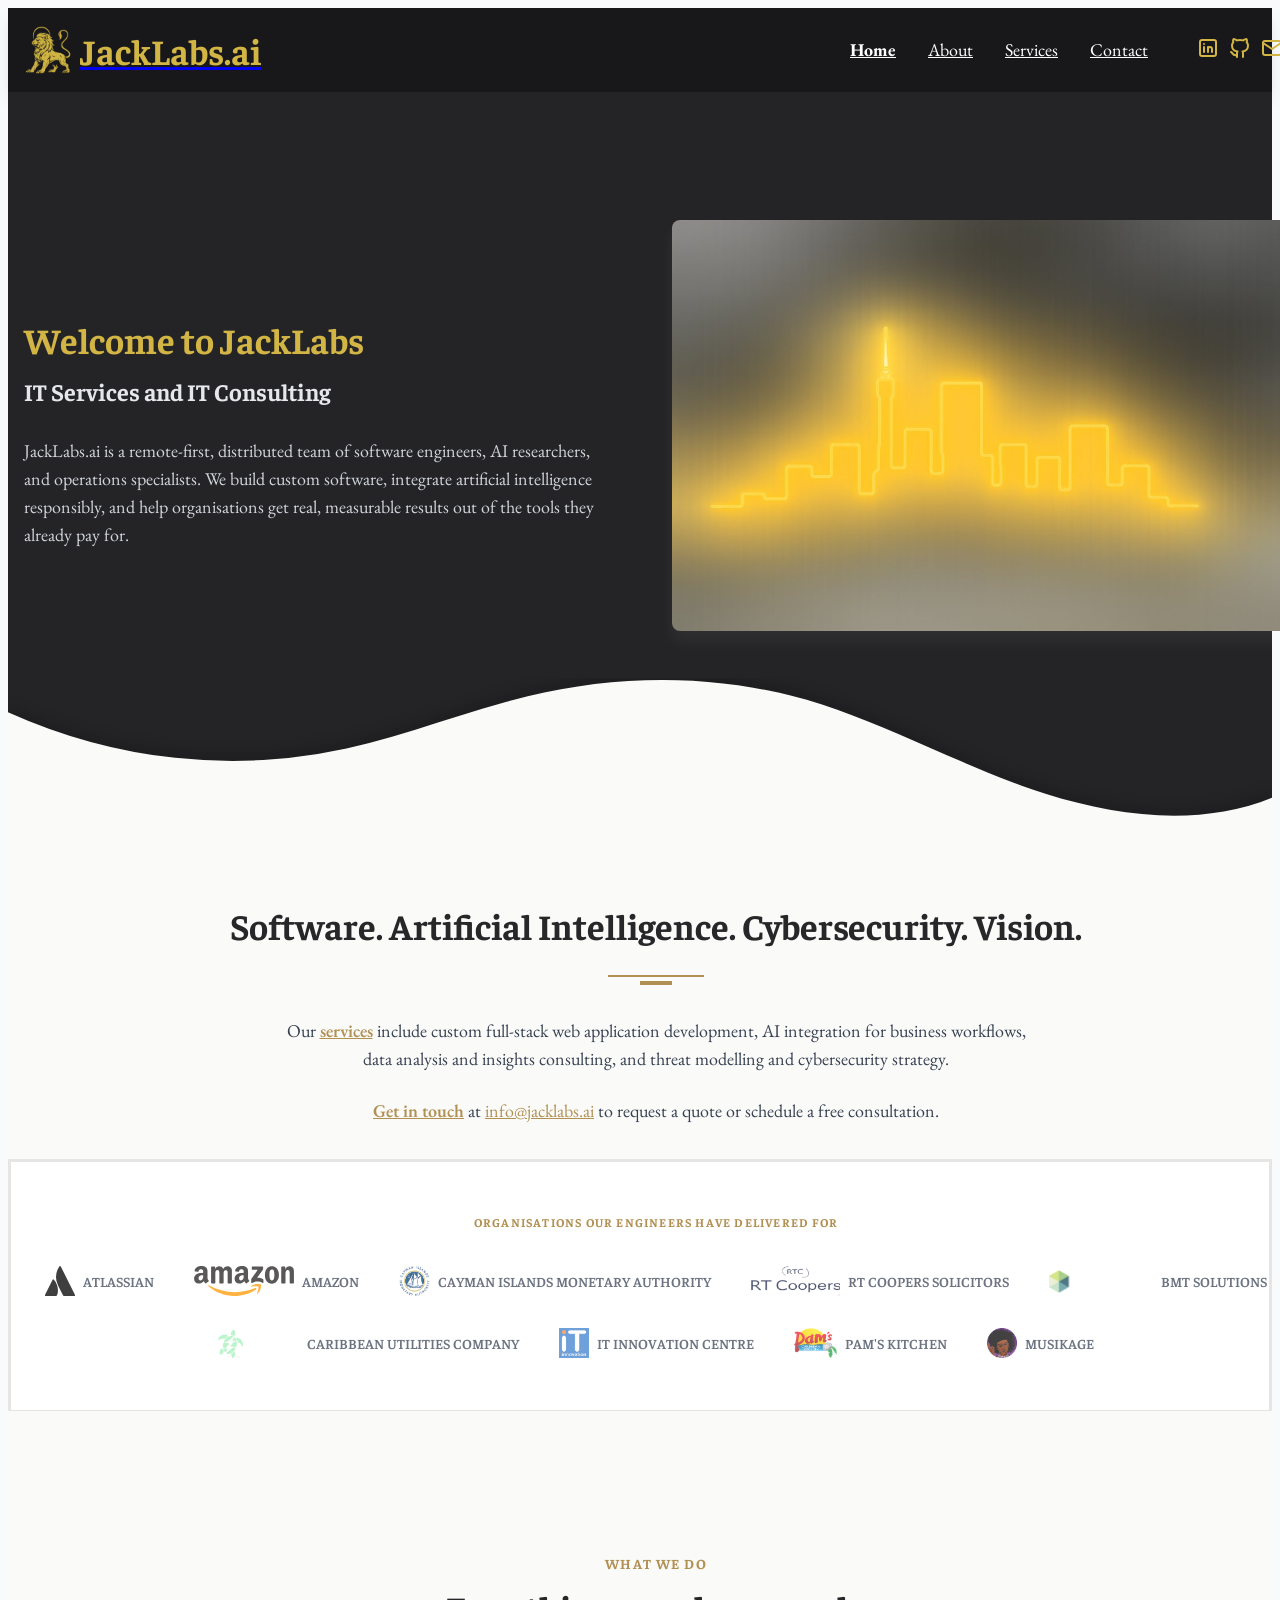
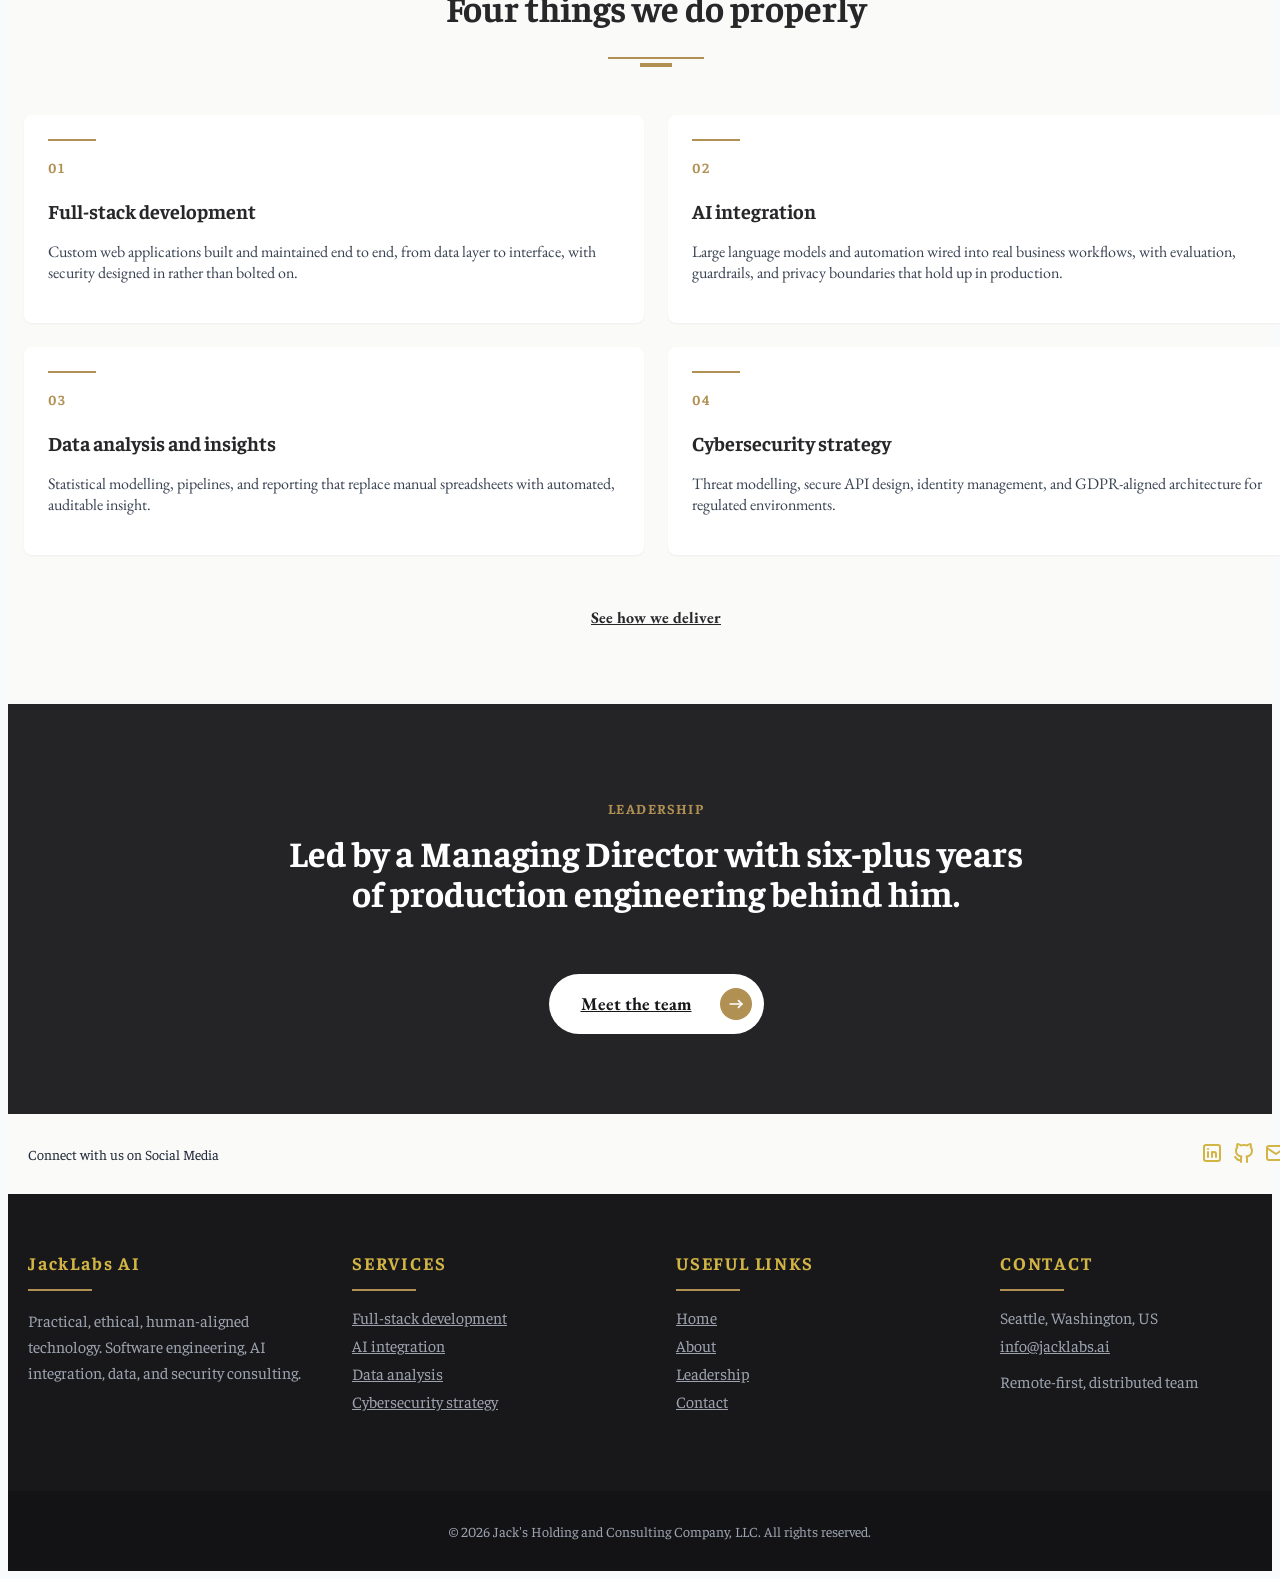
<file: index.html>
<!DOCTYPE html>
<html lang="en">
<head>
<meta charset="UTF-8">
<meta name="viewport" content="width=device-width, initial-scale=1.0">
<title>JackLabs.ai | IT Services and IT Consulting</title>
<meta name="description" content="JackLabs.ai is an ethical, AI-enabled consultancy and development studio: full-stack engineering, AI integration, data analysis, and cybersecurity strategy.">
<link rel="preconnect" href="https://fonts.googleapis.com">
<link rel="preconnect" href="https://fonts.gstatic.com" crossorigin>
<link href="https://fonts.googleapis.com/css2?family=Faustina:ital,wght@0,400;0,500;0,600;0,700;1,400&family=EB+Garamond:wght@400;500;700&display=swap" rel="stylesheet">
<link rel="icon" type="image/png" href="assets/logo.png">
<link rel="stylesheet" href="assets/tw.css">
<link rel="stylesheet" href="assets/site.css">
</head>
<body class="bg-gray-50">
<div id="root">
<div class="flex flex-col min-h-screen bg-stone-50 font-garamond">

<nav class="bg-zinc-900 shadow-lg">
  <div class="container mx-auto px-4">
    <div class="flex justify-between items-center py-3">
      <div class="flex items-center">
        <a class="flex items-center space-x-2" href="index.html">
          <img alt="JackLabs AI logo" class="w-12 h-12 object-contain" src="assets/logo.png">
          <span class="font-bold font-faustina text-4xl text-gold-secondary hover:text-gold-light transition-colors duration-300">JackLabs.ai</span>
        </a>
      </div>
      <div class="hidden lg:flex items-center space-x-4">
        <ul class="flex items-center space-x-2 list-none"><li><a aria-current="page" class="px-3 py-2 text-white rounded-md text-lg hover:text-gold-secondary transition-colors duration-300 text-gold-secondary font-bold" href="index.html">Home</a></li><li><a class="px-3 py-2 text-white rounded-md text-lg hover:text-gold-secondary transition-colors duration-300 " href="about.html">About</a></li><li><a class="px-3 py-2 text-white rounded-md text-lg hover:text-gold-secondary transition-colors duration-300 " href="services.html">Services</a></li><li><a class="px-3 py-2 text-white rounded-md text-lg hover:text-gold-secondary transition-colors duration-300 " href="contact.html">Contact</a></li></ul>
        <div class="pl-4"><div class="flex items-center">
<a href="https://www.linkedin.com/" aria-label="LinkedIn"><svg class="w-6 h-6 mx-1 text-gold-secondary hover:text-gold-light transition-colors duration-300" xmlns="http://www.w3.org/2000/svg" viewBox="0 0 24 24" stroke-width="2" stroke="currentColor" fill="none" stroke-linecap="round" stroke-linejoin="round"><rect x="4" y="4" width="16" height="16" rx="2"></rect><line x1="8" y1="11" x2="8" y2="16"></line><line x1="8" y1="8" x2="8" y2="8.01"></line><line x1="12" y1="16" x2="12" y2="11"></line><path d="M16 16v-3a2 2 0 0 0 -4 0"></path></svg></a>
<a href="https://github.com/NayilRArana" aria-label="Github"><svg class="w-6 h-6 mx-1 text-gold-secondary hover:text-gold-light transition-colors duration-300" xmlns="http://www.w3.org/2000/svg" viewBox="0 0 24 24" stroke-width="2" stroke="currentColor" fill="none" stroke-linecap="round" stroke-linejoin="round"><path d="M9 19c-4.3 1.4 -4.3 -2.5 -6 -3m12 5v-3.5c0 -1 .1 -1.4 -.5 -2c2.8 -.3 5.5 -1.4 5.5 -6a4.6 4.6 0 0 0 -1.3 -3.2a4.2 4.2 0 0 0 -.1 -3.2s-1.1 -.3 -3.5 1.3a12.3 12.3 0 0 0 -6.2 0c-2.4 -1.6 -3.5 -1.3 -3.5 -1.3a4.2 4.2 0 0 0 -.1 3.2a4.6 4.6 0 0 0 -1.3 3.2c0 4.6 2.7 5.7 5.5 6c-.6 .6 -.6 1.2 -.5 2v3.5"></path></svg></a>
<a href="mailto:info@jacklabs.ai" aria-label="Email"><svg class="w-6 h-6 mx-1 text-gold-secondary hover:text-gold-light transition-colors duration-300" xmlns="http://www.w3.org/2000/svg" viewBox="0 0 24 24" stroke-width="2" stroke="currentColor" fill="none" stroke-linecap="round" stroke-linejoin="round"><rect x="3" y="5" width="18" height="14" rx="2"></rect><path d="M3 7l9 6l9 -6"></path></svg></a>
</div></div>
      </div>
      <div class="lg:hidden">
        <button class="text-white focus:outline-none" aria-label="Menu">
          <svg class="w-8 h-8" fill="none" stroke="currentColor" viewBox="0 0 24 24" xmlns="http://www.w3.org/2000/svg"><path stroke-linecap="round" stroke-linejoin="round" stroke-width="2" d="M4 6h16M4 12h16m-7 6h7"></path></svg>
        </button>
      </div>
    </div>
  </div>
  <div class="lg:hidden border-t border-zinc-800">
    <ul class="px-2 pt-2 pb-3 space-y-1 sm:px-3 text-center"><li><a aria-current="page" class="px-3 py-2 text-white rounded-md text-lg hover:text-gold-secondary transition-colors duration-300 block text-gold-secondary font-bold" href="index.html">Home</a></li><li><a class="px-3 py-2 text-white rounded-md text-lg hover:text-gold-secondary transition-colors duration-300 block " href="about.html">About</a></li><li><a class="px-3 py-2 text-white rounded-md text-lg hover:text-gold-secondary transition-colors duration-300 block " href="services.html">Services</a></li><li><a class="px-3 py-2 text-white rounded-md text-lg hover:text-gold-secondary transition-colors duration-300 block " href="contact.html">Contact</a></li><li class="flex justify-center pt-4"><div class="flex items-center">
<a href="https://www.linkedin.com/" aria-label="LinkedIn"><svg class="w-6 h-6 mx-1 text-gold-secondary hover:text-gold-light transition-colors duration-300" xmlns="http://www.w3.org/2000/svg" viewBox="0 0 24 24" stroke-width="2" stroke="currentColor" fill="none" stroke-linecap="round" stroke-linejoin="round"><rect x="4" y="4" width="16" height="16" rx="2"></rect><line x1="8" y1="11" x2="8" y2="16"></line><line x1="8" y1="8" x2="8" y2="8.01"></line><line x1="12" y1="16" x2="12" y2="11"></line><path d="M16 16v-3a2 2 0 0 0 -4 0"></path></svg></a>
<a href="https://github.com/NayilRArana" aria-label="Github"><svg class="w-6 h-6 mx-1 text-gold-secondary hover:text-gold-light transition-colors duration-300" xmlns="http://www.w3.org/2000/svg" viewBox="0 0 24 24" stroke-width="2" stroke="currentColor" fill="none" stroke-linecap="round" stroke-linejoin="round"><path d="M9 19c-4.3 1.4 -4.3 -2.5 -6 -3m12 5v-3.5c0 -1 .1 -1.4 -.5 -2c2.8 -.3 5.5 -1.4 5.5 -6a4.6 4.6 0 0 0 -1.3 -3.2a4.2 4.2 0 0 0 -.1 -3.2s-1.1 -.3 -3.5 1.3a12.3 12.3 0 0 0 -6.2 0c-2.4 -1.6 -3.5 -1.3 -3.5 -1.3a4.2 4.2 0 0 0 -.1 3.2a4.6 4.6 0 0 0 -1.3 3.2c0 4.6 2.7 5.7 5.5 6c-.6 .6 -.6 1.2 -.5 2v3.5"></path></svg></a>
<a href="mailto:info@jacklabs.ai" aria-label="Email"><svg class="w-6 h-6 mx-1 text-gold-secondary hover:text-gold-light transition-colors duration-300" xmlns="http://www.w3.org/2000/svg" viewBox="0 0 24 24" stroke-width="2" stroke="currentColor" fill="none" stroke-linecap="round" stroke-linejoin="round"><rect x="3" y="5" width="18" height="14" rx="2"></rect><path d="M3 7l9 6l9 -6"></path></svg></a>
</div></li></ul>
  </div>
</nav>
<main class="flex-grow">

<section class="bg-zinc-900 text-white relative">
  <div class="absolute inset-0 bg-white opacity-5"></div>
  <div class="container mx-auto pt-32 pb-48 px-4 relative z-10">
    <div class="grid grid-cols-1 md:grid-cols-2 gap-8 items-center">
      <div class="text-center md:text-left">
        <h1 class="font-faustina text-2xl md:text-4xl font-bold">
          <span class="block text-gold-secondary">Welcome to JackLabs</span>
          <span class="block text-lg md:text-2xl text-gray-200 mt-4 leading-relaxed">IT Services and IT Consulting</span>
        </h1>
        <p class="mt-6 text-lg text-gray-300 max-w-xl mx-auto md:mx-0">JackLabs.ai is a remote-first, distributed team of software engineers, AI researchers, and operations specialists. We build custom software, integrate artificial intelligence responsibly, and help organisations get real, measurable results out of the tools they already pay for.</p>
      </div>
      <div class="hidden md:block"><img alt="Seattle skyline at dusk" class="w-full max-w-full h-auto rounded-lg [filter:drop-shadow(0_10px_8px_rgba(255,255,255,0.05))]" src="assets/skyline.jpg"></div>
    </div>
  </div>
  <div class="absolute bottom-0 left-0 w-full overflow-hidden leading-[0]">
<svg data-name="Layer 1" xmlns="http://www.w3.org/2000/svg" viewBox="0 0 1200 120" preserveAspectRatio="none" class="relative block w-full h-[150px] [filter:drop-shadow(0_-8px_6px_rgba(0,0,0,0.15))]">
<path d="M321.39,56.44c58-10.79,114.16-30.13,172-41.86,82.39-16.72,168.19-17.73,250.45-.39C823.78,31,906.67,72,985.66,92.83c70.05,18.48,146.53,26.09,214.34,3V120H0V27.35A600.21,600.21,0,0,0,321.39,56.44Z" class="fill-current text-stone-50"></path>
</svg></div>
</section>
<section class="bg-stone-50">
  <div class="container mx-auto px-4 pt-12 pb-4 text-center">
    <h2 class="text-4xl font-bold font-faustina text-zinc-800">Software. Artificial Intelligence. Cybersecurity. Vision.</h2>
    <div class="flex justify-center my-4"><div class="w-24 h-0.5 bg-gold-primary"></div></div>
    <div class="flex justify-center my-4"><div class="w-8 h-1 bg-gold-primary -mt-3"></div></div>
    <p class="text-lg text-gray-700 max-w-3xl mx-auto mt-6">Our <a class="text-gold-primary hover:underline font-semibold" href="services.html">services</a> include custom full-stack web application development, AI integration for business workflows, data analysis and insights consulting, and threat modelling and cybersecurity strategy.</p>
    <p class="text-lg text-gray-700 max-w-3xl mx-auto mt-6"><a class="text-gold-primary hover:underline font-semibold" href="contact.html">Get in touch</a> at <a class="text-gold-primary hover:underline" href="mailto:info@jacklabs.ai">info@jacklabs.ai</a> to request a quote or schedule a free consultation.</p>
  </div>
</section>

<section class="bg-white border-b border-stone-200">
  <div class="container mx-auto px-4 py-10">
    <p class="text-center text-gold-primary tracking-widest text-xs font-bold font-faustina uppercase mb-6">Organisations our engineers have delivered for</p>
    <div class="flex flex-wrap items-center justify-center gap-x-2 gap-y-2"><div class="flex items-center justify-center space-x-2 px-4 py-3 text-gray-500 hover:text-gold-primary transition-colors duration-300"><img src="assets/logos/atlassian.svg" alt="" aria-hidden="true" style="height:30px;width:auto;max-width:104px;object-fit:contain;opacity:.75" class="hover:opacity-100 transition-opacity duration-300"><span class="font-faustina font-semibold tracking-wide text-sm uppercase text-center">Atlassian</span></div><div class="flex items-center justify-center space-x-2 px-4 py-3 text-gray-500 hover:text-gold-primary transition-colors duration-300"><img src="assets/logos/amazon-wordmark.svg" alt="" aria-hidden="true" style="height:30px;width:auto;max-width:104px;object-fit:contain;opacity:.75" class="hover:opacity-100 transition-opacity duration-300"><span class="font-faustina font-semibold tracking-wide text-sm uppercase text-center">Amazon</span></div><div class="flex items-center justify-center space-x-2 px-4 py-3 text-gray-500 hover:text-gold-primary transition-colors duration-300"><img src="assets/logos/cima.png" alt="" aria-hidden="true" style="height:30px;width:auto;max-width:104px;object-fit:contain;opacity:.75" class="hover:opacity-100 transition-opacity duration-300"><span class="font-faustina font-semibold tracking-wide text-sm uppercase text-center">Cayman Islands Monetary Authority</span></div><div class="flex items-center justify-center space-x-2 px-4 py-3 text-gray-500 hover:text-gold-primary transition-colors duration-300"><img src="assets/logos/rtcoopers.png" alt="" aria-hidden="true" style="height:30px;width:auto;max-width:104px;object-fit:contain;opacity:.75" class="hover:opacity-100 transition-opacity duration-300"><span class="font-faustina font-semibold tracking-wide text-sm uppercase text-center">RT Coopers Solicitors</span></div><div class="flex items-center justify-center space-x-2 px-4 py-3 text-gray-500 hover:text-gold-primary transition-colors duration-300"><img src="assets/logos/bmt.png" alt="" aria-hidden="true" style="height:30px;width:auto;max-width:104px;object-fit:contain;opacity:.75" class="hover:opacity-100 transition-opacity duration-300"><span class="font-faustina font-semibold tracking-wide text-sm uppercase text-center">BMT Solutions</span></div><div class="flex items-center justify-center space-x-2 px-4 py-3 text-gray-500 hover:text-gold-primary transition-colors duration-300"><img src="assets/logos/cuc.svg" alt="" aria-hidden="true" style="height:30px;width:auto;max-width:104px;object-fit:contain;opacity:.75" class="hover:opacity-100 transition-opacity duration-300"><span class="font-faustina font-semibold tracking-wide text-sm uppercase text-center">Caribbean Utilities Company</span></div><div class="flex items-center justify-center space-x-2 px-4 py-3 text-gray-500 hover:text-gold-primary transition-colors duration-300"><img src="assets/logos/itic.png" alt="" aria-hidden="true" style="height:30px;width:auto;max-width:104px;object-fit:contain;opacity:.75" class="hover:opacity-100 transition-opacity duration-300"><span class="font-faustina font-semibold tracking-wide text-sm uppercase text-center">IT Innovation Centre</span></div><div class="flex items-center justify-center space-x-2 px-4 py-3 text-gray-500 hover:text-gold-primary transition-colors duration-300"><img src="assets/logos/pams.png" alt="" aria-hidden="true" style="height:30px;width:auto;max-width:104px;object-fit:contain;opacity:.75" class="hover:opacity-100 transition-opacity duration-300"><span class="font-faustina font-semibold tracking-wide text-sm uppercase text-center">Pam's Kitchen</span></div><div class="flex items-center justify-center space-x-2 px-4 py-3 text-gray-500 hover:text-gold-primary transition-colors duration-300"><img src="assets/logos/musikage.png" alt="" aria-hidden="true" style="height:30px;width:auto;max-width:104px;object-fit:contain;opacity:.75" class="hover:opacity-100 transition-opacity duration-300"><span class="font-faustina font-semibold tracking-wide text-sm uppercase text-center">Musikage</span></div></div>
  </div>
</section>
<section class="bg-stone-50 py-16">
  <div class="container mx-auto px-4 text-center pt-16">
  <p class="text-gold-primary tracking-widest text-sm font-bold font-faustina uppercase">What we do</p>
  <h2 class="text-4xl font-bold font-faustina text-zinc-800 mt-3">Four things we do properly</h2>
  <div class="flex justify-center my-4"><div class="w-24 h-0.5 bg-gold-primary"></div></div>
  <div class="flex justify-center my-4"><div class="w-8 h-1 bg-gold-primary -mt-3"></div></div>
  
</div>
  <div class="container mx-auto px-4"><div class="grid grid-cols-1 md:grid-cols-2 gap-6 mt-10"><div class="bg-white rounded-lg shadow-sm border border-stone-200 p-6">
  <div class="h-0.5 w-12 bg-gold-primary mb-4"></div>
  <p class="text-gold-primary font-faustina font-bold text-sm tracking-widest">01</p>
  <h3 class="text-xl font-bold font-faustina text-zinc-800 mt-1 mb-2">Full-stack development</h3>
  <p class="text-gray-700">Custom web applications built and maintained end to end, from data layer to interface, with security designed in rather than bolted on.</p>
</div><div class="bg-white rounded-lg shadow-sm border border-stone-200 p-6">
  <div class="h-0.5 w-12 bg-gold-primary mb-4"></div>
  <p class="text-gold-primary font-faustina font-bold text-sm tracking-widest">02</p>
  <h3 class="text-xl font-bold font-faustina text-zinc-800 mt-1 mb-2">AI integration</h3>
  <p class="text-gray-700">Large language models and automation wired into real business workflows, with evaluation, guardrails, and privacy boundaries that hold up in production.</p>
</div><div class="bg-white rounded-lg shadow-sm border border-stone-200 p-6">
  <div class="h-0.5 w-12 bg-gold-primary mb-4"></div>
  <p class="text-gold-primary font-faustina font-bold text-sm tracking-widest">03</p>
  <h3 class="text-xl font-bold font-faustina text-zinc-800 mt-1 mb-2">Data analysis and insights</h3>
  <p class="text-gray-700">Statistical modelling, pipelines, and reporting that replace manual spreadsheets with automated, auditable insight.</p>
</div><div class="bg-white rounded-lg shadow-sm border border-stone-200 p-6">
  <div class="h-0.5 w-12 bg-gold-primary mb-4"></div>
  <p class="text-gold-primary font-faustina font-bold text-sm tracking-widest">04</p>
  <h3 class="text-xl font-bold font-faustina text-zinc-800 mt-1 mb-2">Cybersecurity strategy</h3>
  <p class="text-gray-700">Threat modelling, secure API design, identity management, and GDPR-aligned architecture for regulated environments.</p>
</div></div>
    <div class="text-center mt-10">
      <a class="inline-flex items-center justify-center px-6 py-3 font-bold text-zinc-800 border-2 border-gold-primary rounded-full hover:bg-gold-primary hover:text-white transition-colors duration-300" href="services.html">See how we deliver</a>
    </div>
  </div>
</section>

<section class="bg-zinc-900 text-white relative">
  <div class="absolute inset-0 bg-white opacity-5"></div>
  <div class="container mx-auto py-20 px-4 relative z-10 text-center">
    <p class="text-gold-primary tracking-widest text-sm font-bold font-faustina uppercase">Leadership</p>
    <h2 class="font-faustina text-3xl md:text-4xl font-bold mt-3 max-w-3xl mx-auto">Led by a Managing Director with six-plus years of production engineering behind him.</h2>
    <a class="group relative inline-flex items-center justify-center px-8 py-4 mt-8 font-bold text-lg text-zinc-900 bg-white rounded-full transition-all duration-300 ease-in-out overflow-hidden hover:bg-gold-primary hover:text-white" href="about.html">
      <span class="z-10 mr-10">Meet the team</span>
      <span class="absolute right-3 top-1/2 -translate-y-1/2 w-8 h-8 bg-gold-primary rounded-full flex items-center justify-center text-white transform transition-transform duration-300 group-hover:bg-white group-hover:text-gold-primary">
        <svg class="w-5 h-5" xmlns="http://www.w3.org/2000/svg" viewBox="0 0 24 24" stroke-width="2" stroke="currentColor" fill="none" stroke-linecap="round" stroke-linejoin="round"><line x1="5" y1="12" x2="19" y2="12"></line><line x1="15" y1="16" x2="19" y2="12"></line><line x1="15" y1="8" x2="19" y2="12"></line></svg>
      </span>
    </a>
  </div>
</section>
</main>

<footer class="bg-zinc-900 text-white font-faustina">
  <div class="bg-stone-50">
    <div class="container mx-auto py-4 px-5 flex flex-wrap flex-col sm:flex-row">
      <p class="text-gray-800 text-sm text-center sm:text-left">Connect with us on Social Media</p>
      <span class="inline-flex sm:ml-auto sm:mt-0 mt-2 justify-center sm:justify-start"><div class="flex items-center">
<a href="https://www.linkedin.com/" aria-label="LinkedIn"><svg class="w-6 h-6 mx-1 text-gold-secondary hover:text-gold-light transition-colors duration-300" xmlns="http://www.w3.org/2000/svg" viewBox="0 0 24 24" stroke-width="2" stroke="currentColor" fill="none" stroke-linecap="round" stroke-linejoin="round"><rect x="4" y="4" width="16" height="16" rx="2"></rect><line x1="8" y1="11" x2="8" y2="16"></line><line x1="8" y1="8" x2="8" y2="8.01"></line><line x1="12" y1="16" x2="12" y2="11"></line><path d="M16 16v-3a2 2 0 0 0 -4 0"></path></svg></a>
<a href="https://github.com/NayilRArana" aria-label="Github"><svg class="w-6 h-6 mx-1 text-gold-secondary hover:text-gold-light transition-colors duration-300" xmlns="http://www.w3.org/2000/svg" viewBox="0 0 24 24" stroke-width="2" stroke="currentColor" fill="none" stroke-linecap="round" stroke-linejoin="round"><path d="M9 19c-4.3 1.4 -4.3 -2.5 -6 -3m12 5v-3.5c0 -1 .1 -1.4 -.5 -2c2.8 -.3 5.5 -1.4 5.5 -6a4.6 4.6 0 0 0 -1.3 -3.2a4.2 4.2 0 0 0 -.1 -3.2s-1.1 -.3 -3.5 1.3a12.3 12.3 0 0 0 -6.2 0c-2.4 -1.6 -3.5 -1.3 -3.5 -1.3a4.2 4.2 0 0 0 -.1 3.2a4.6 4.6 0 0 0 -1.3 3.2c0 4.6 2.7 5.7 5.5 6c-.6 .6 -.6 1.2 -.5 2v3.5"></path></svg></a>
<a href="mailto:info@jacklabs.ai" aria-label="Email"><svg class="w-6 h-6 mx-1 text-gold-secondary hover:text-gold-light transition-colors duration-300" xmlns="http://www.w3.org/2000/svg" viewBox="0 0 24 24" stroke-width="2" stroke="currentColor" fill="none" stroke-linecap="round" stroke-linejoin="round"><rect x="3" y="5" width="18" height="14" rx="2"></rect><path d="M3 7l9 6l9 -6"></path></svg></a>
</div></span>
    </div>
  </div>
  <div class="container mx-auto py-10 px-5">
    <div class="grid grid-cols-1 md:grid-cols-2 lg:grid-cols-4 gap-8">
      <div class="w-full">
        <h2 class="font-bold text-gold-secondary tracking-widest text-lg mb-3">JackLabs AI</h2>
        <div class="h-0.5 w-16 bg-gold-primary mb-4"></div>
        <p class="text-gray-400 text-base leading-relaxed">Practical, ethical, human-aligned technology. Software engineering, AI integration, data, and security consulting.</p>
      </div>
      <div class="w-full">
        <h2 class="font-bold text-gold-secondary tracking-widest text-lg mb-3">SERVICES</h2>
        <div class="h-0.5 w-16 bg-gold-primary mb-4"></div>
        <nav class="list-none mb-10 flex flex-col space-y-2">
          <li><a href="services.html" class="text-gray-400 hover:text-white">Full-stack development</a></li>
          <li><a href="services.html" class="text-gray-400 hover:text-white">AI integration</a></li>
          <li><a href="services.html" class="text-gray-400 hover:text-white">Data analysis</a></li>
          <li><a href="services.html" class="text-gray-400 hover:text-white">Cybersecurity strategy</a></li>
        </nav>
      </div>
      <div class="w-full">
        <h2 class="font-bold text-gold-secondary tracking-widest text-lg mb-3">USEFUL LINKS</h2>
        <div class="h-0.5 w-16 bg-gold-primary mb-4"></div>
        <nav class="list-none mb-10 flex flex-col space-y-2">
          <li><a href="index.html" class="text-gray-400 hover:text-white">Home</a></li>
          <li><a href="about.html" class="text-gray-400 hover:text-white">About</a></li>
          <li><a href="about.html#leadership" class="text-gray-400 hover:text-white">Leadership</a></li>
          <li><a href="contact.html" class="text-gray-400 hover:text-white">Contact</a></li>
        </nav>
      </div>
      <div class="w-full">
        <h2 class="font-bold text-gold-secondary tracking-widest text-lg mb-3">CONTACT</h2>
        <div class="h-0.5 w-16 bg-gold-primary mb-4"></div>
        <p class="text-gray-400 mb-2">Seattle, Washington, US</p>
        <a href="mailto:info@jacklabs.ai" class="text-gray-400 mb-2 hover:text-white block">info@jacklabs.ai</a>
        <p class="text-gray-400 mb-2">Remote-first, distributed team</p>
      </div>
    </div>
  </div>
  <div class="bg-black bg-opacity-20">
    <div class="container mx-auto py-4 px-5 text-center">
      <p class="text-gray-400 text-sm">&copy; 2026 Jack's Holding and Consulting Company, LLC. All rights reserved.</p>
    </div>
  </div>
</footer>
</div>
</div>
</body>
</html>
</file>
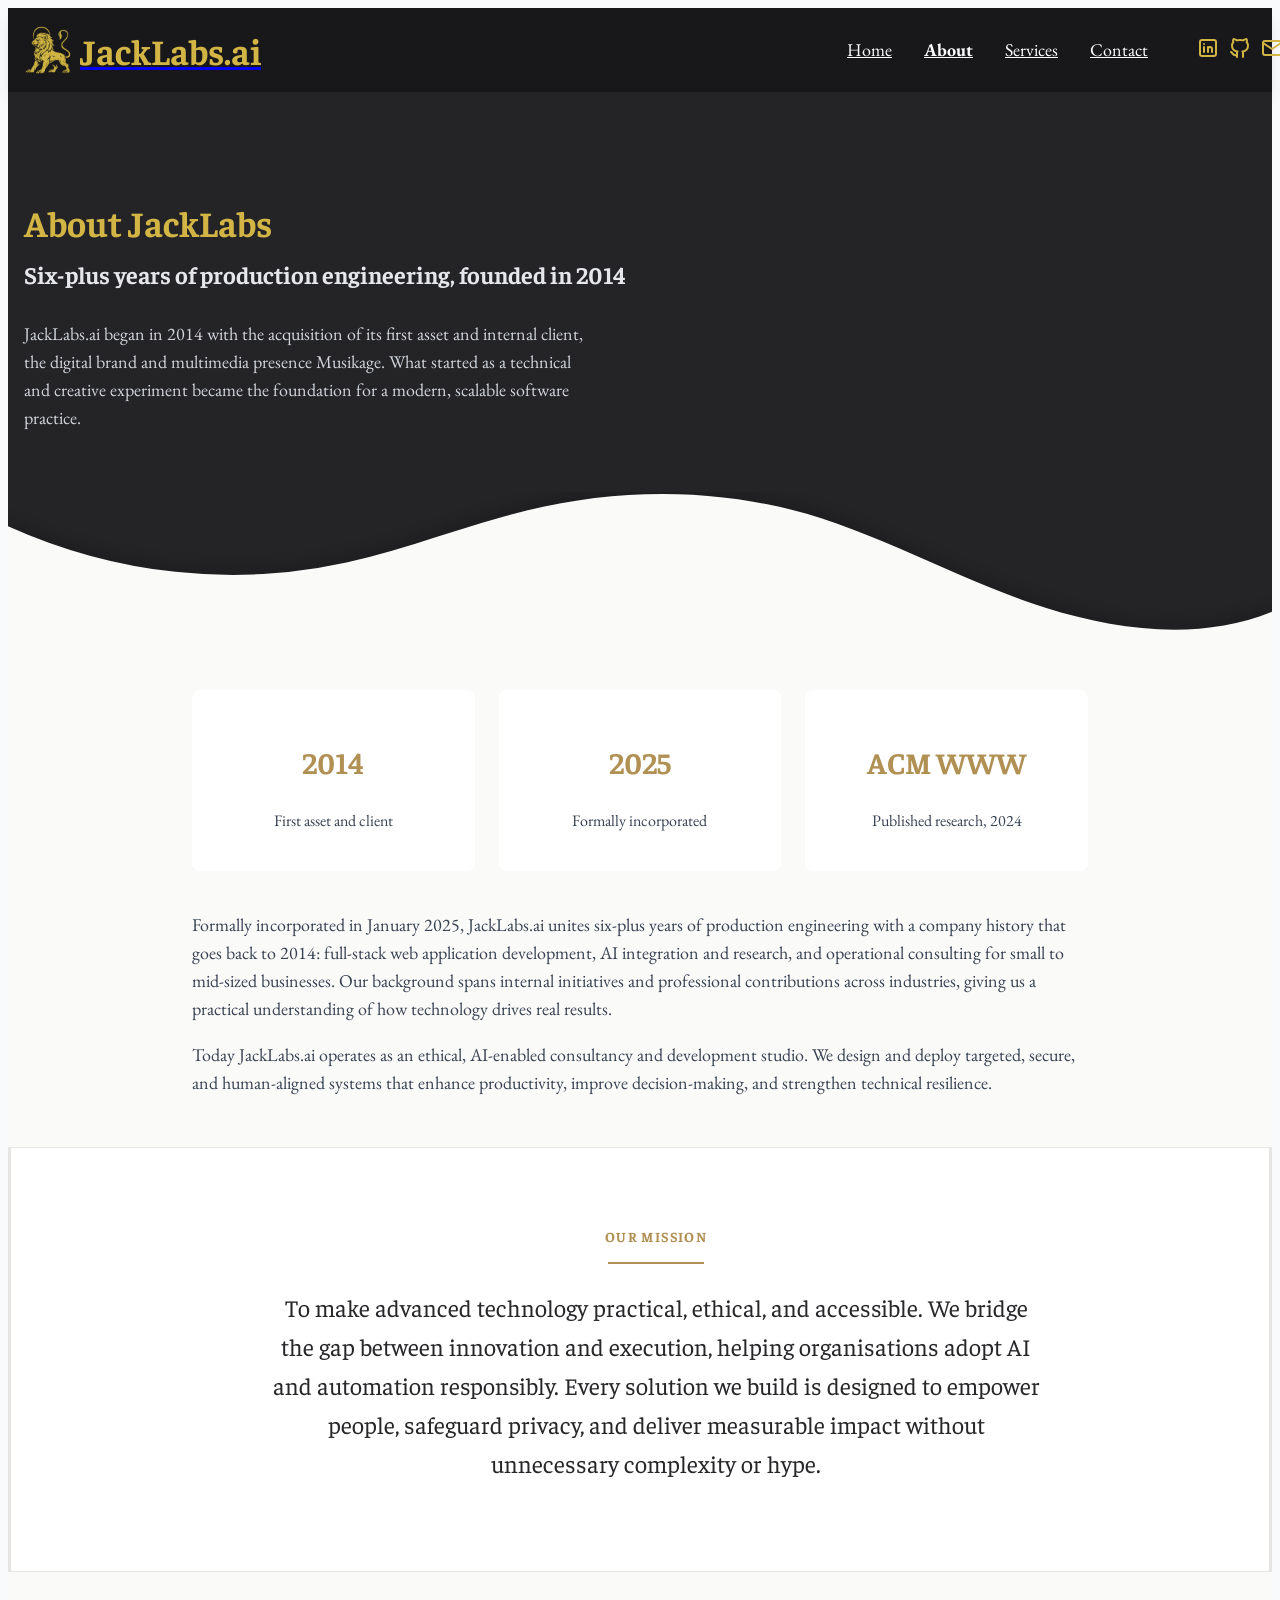
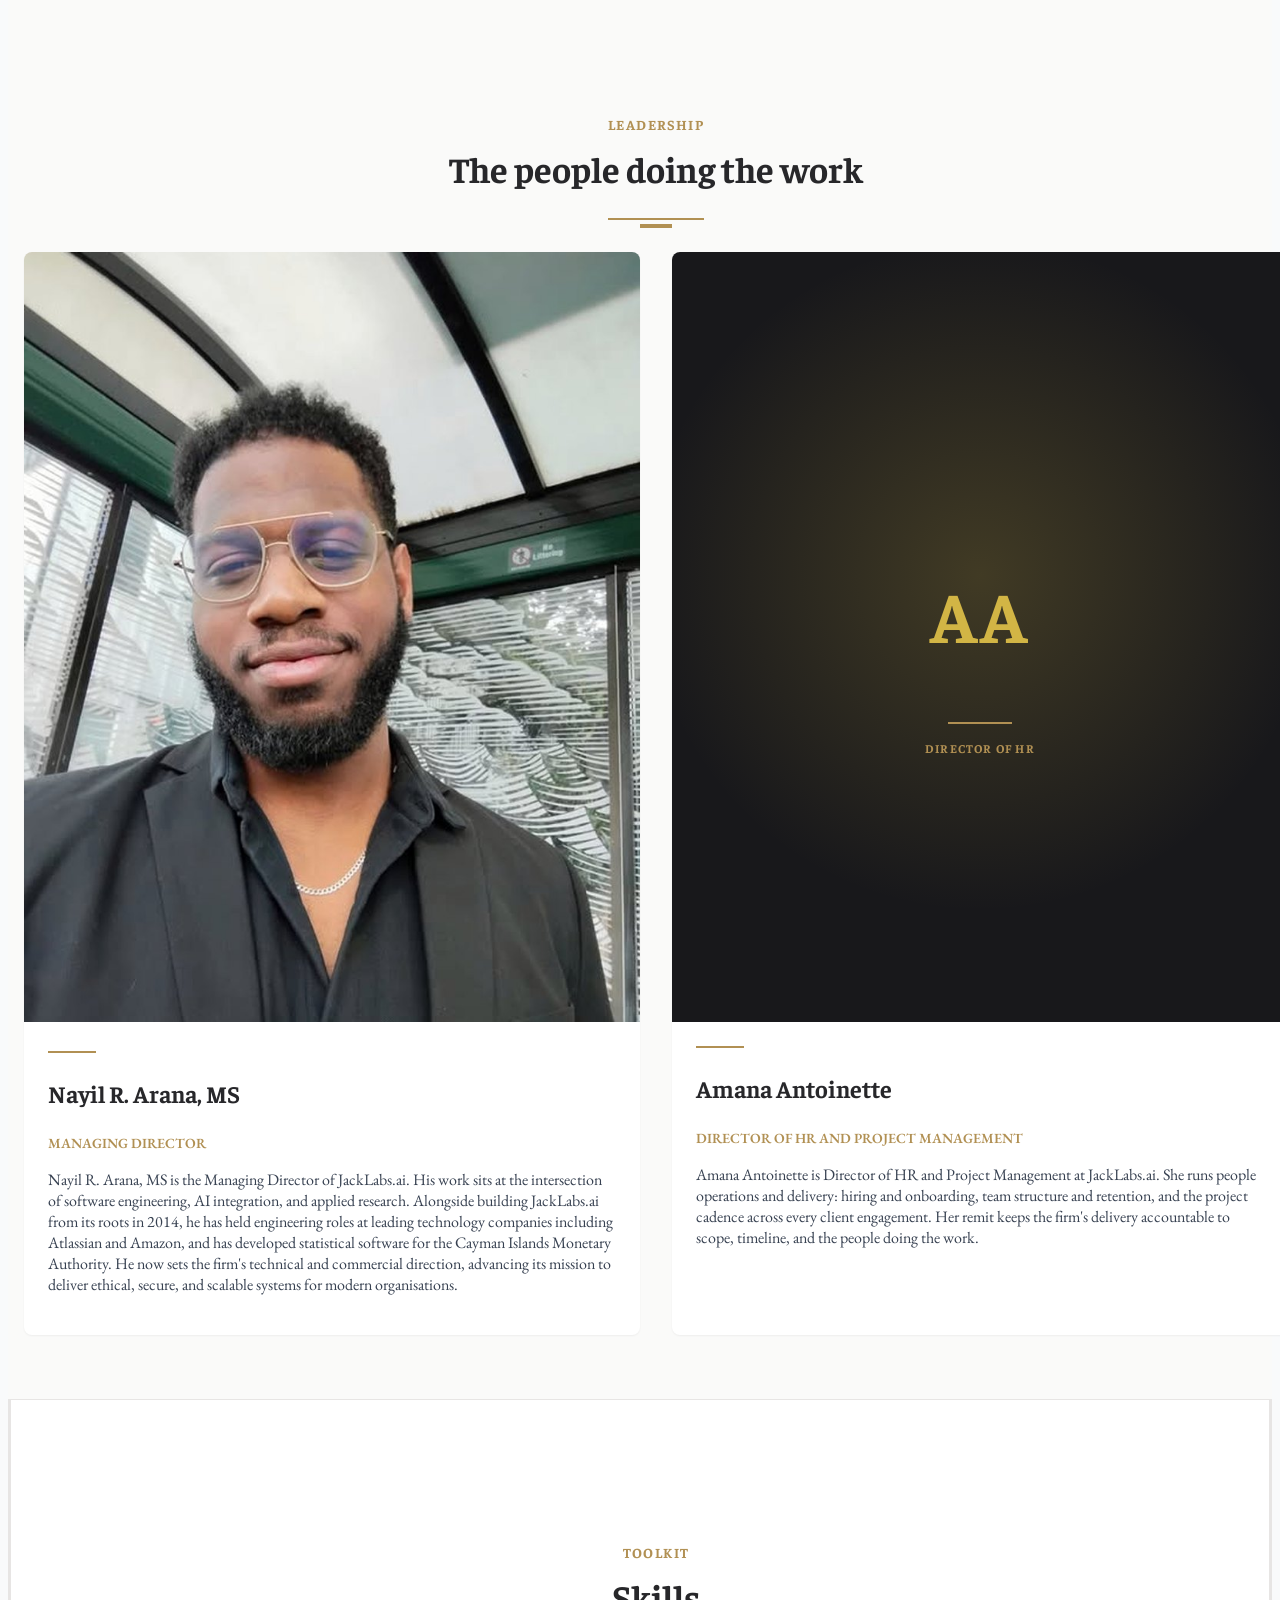
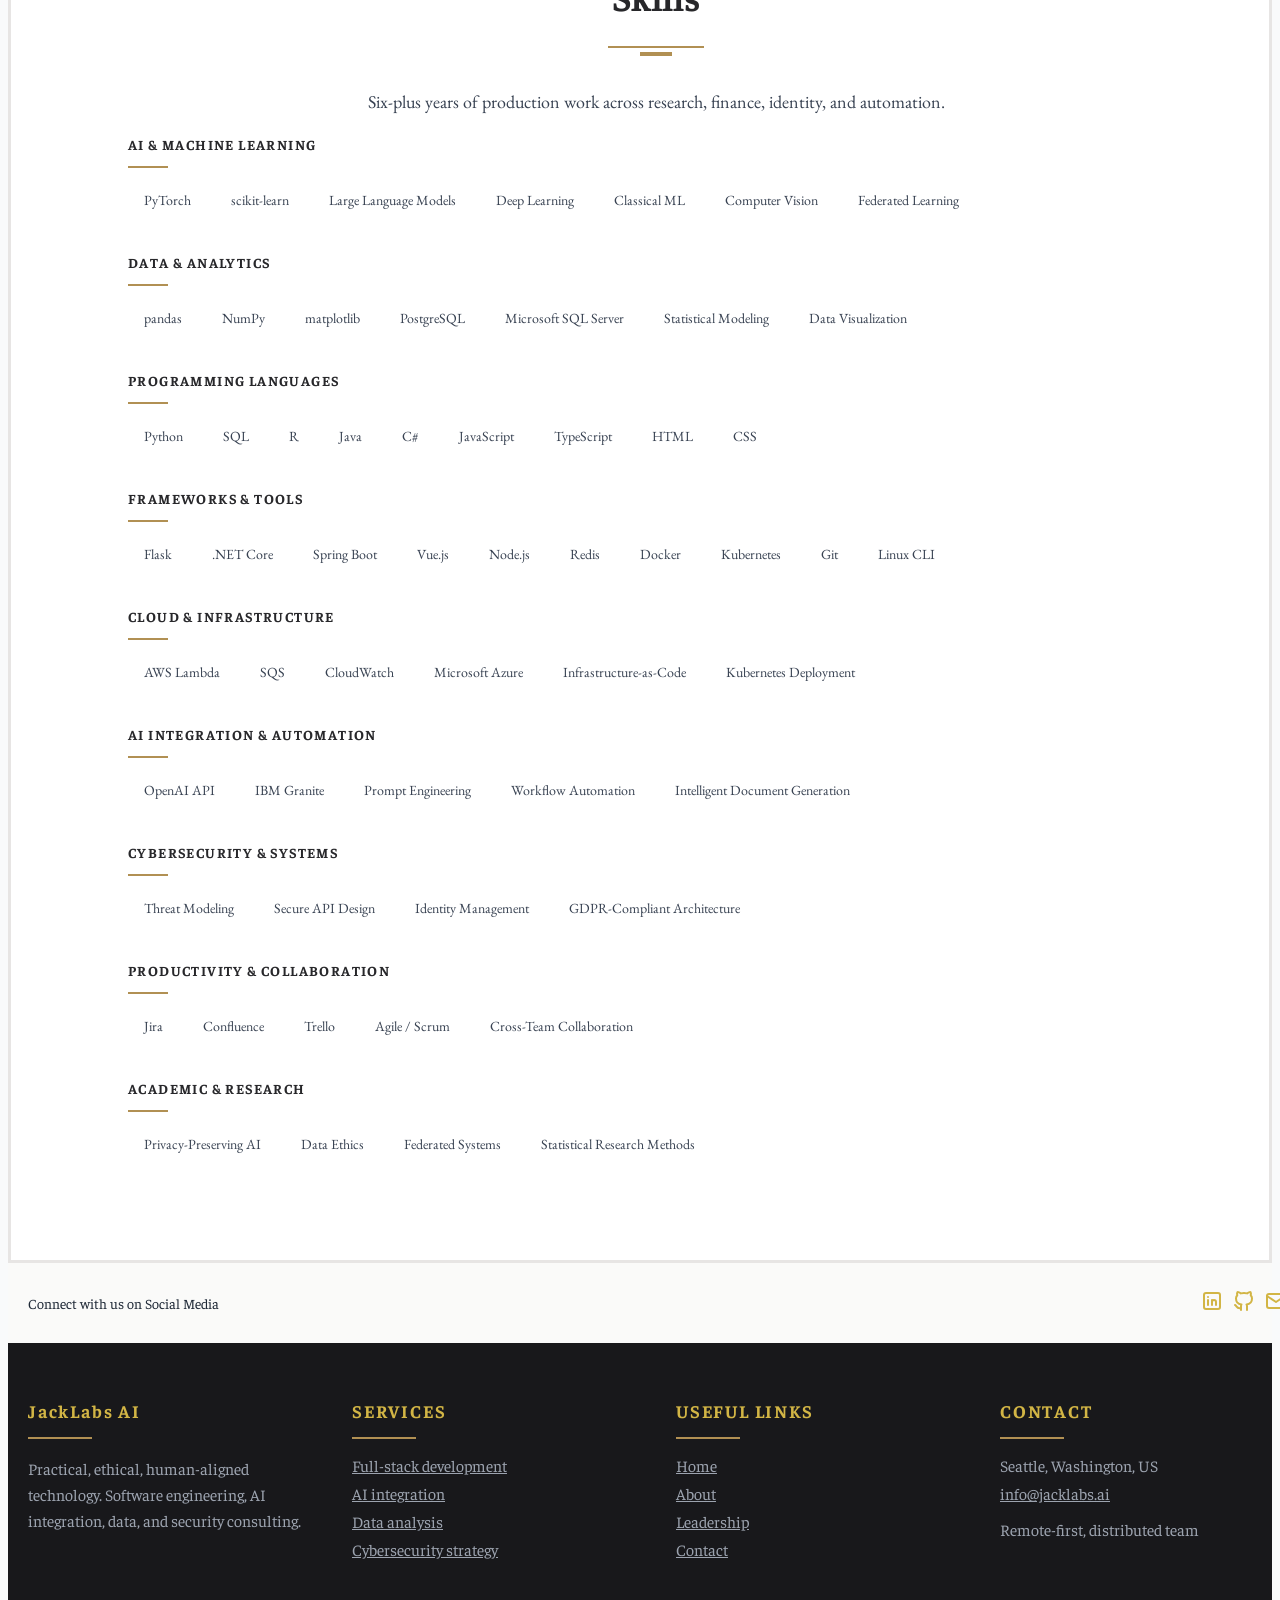
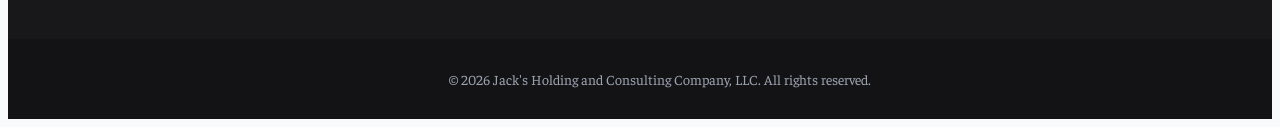
<file: about.html>
<!DOCTYPE html>
<html lang="en">
<head>
<meta charset="UTF-8">
<meta name="viewport" content="width=device-width, initial-scale=1.0">
<title>About | JackLabs.ai</title>
<meta name="description" content="JackLabs.ai is an ethical, AI-enabled consultancy and development studio: full-stack engineering, AI integration, data analysis, and cybersecurity strategy.">
<link rel="preconnect" href="https://fonts.googleapis.com">
<link rel="preconnect" href="https://fonts.gstatic.com" crossorigin>
<link href="https://fonts.googleapis.com/css2?family=Faustina:ital,wght@0,400;0,500;0,600;0,700;1,400&family=EB+Garamond:wght@400;500;700&display=swap" rel="stylesheet">
<link rel="icon" type="image/png" href="assets/logo.png">
<link rel="stylesheet" href="assets/tw.css">
<link rel="stylesheet" href="assets/site.css">
</head>
<body class="bg-gray-50">
<div id="root">
<div class="flex flex-col min-h-screen bg-stone-50 font-garamond">

<nav class="bg-zinc-900 shadow-lg">
  <div class="container mx-auto px-4">
    <div class="flex justify-between items-center py-3">
      <div class="flex items-center">
        <a class="flex items-center space-x-2" href="index.html">
          <img alt="JackLabs AI logo" class="w-12 h-12 object-contain" src="assets/logo.png">
          <span class="font-bold font-faustina text-4xl text-gold-secondary hover:text-gold-light transition-colors duration-300">JackLabs.ai</span>
        </a>
      </div>
      <div class="hidden lg:flex items-center space-x-4">
        <ul class="flex items-center space-x-2 list-none"><li><a class="px-3 py-2 text-white rounded-md text-lg hover:text-gold-secondary transition-colors duration-300 " href="index.html">Home</a></li><li><a aria-current="page" class="px-3 py-2 text-white rounded-md text-lg hover:text-gold-secondary transition-colors duration-300 text-gold-secondary font-bold" href="about.html">About</a></li><li><a class="px-3 py-2 text-white rounded-md text-lg hover:text-gold-secondary transition-colors duration-300 " href="services.html">Services</a></li><li><a class="px-3 py-2 text-white rounded-md text-lg hover:text-gold-secondary transition-colors duration-300 " href="contact.html">Contact</a></li></ul>
        <div class="pl-4"><div class="flex items-center">
<a href="https://www.linkedin.com/" aria-label="LinkedIn"><svg class="w-6 h-6 mx-1 text-gold-secondary hover:text-gold-light transition-colors duration-300" xmlns="http://www.w3.org/2000/svg" viewBox="0 0 24 24" stroke-width="2" stroke="currentColor" fill="none" stroke-linecap="round" stroke-linejoin="round"><rect x="4" y="4" width="16" height="16" rx="2"></rect><line x1="8" y1="11" x2="8" y2="16"></line><line x1="8" y1="8" x2="8" y2="8.01"></line><line x1="12" y1="16" x2="12" y2="11"></line><path d="M16 16v-3a2 2 0 0 0 -4 0"></path></svg></a>
<a href="https://github.com/NayilRArana" aria-label="Github"><svg class="w-6 h-6 mx-1 text-gold-secondary hover:text-gold-light transition-colors duration-300" xmlns="http://www.w3.org/2000/svg" viewBox="0 0 24 24" stroke-width="2" stroke="currentColor" fill="none" stroke-linecap="round" stroke-linejoin="round"><path d="M9 19c-4.3 1.4 -4.3 -2.5 -6 -3m12 5v-3.5c0 -1 .1 -1.4 -.5 -2c2.8 -.3 5.5 -1.4 5.5 -6a4.6 4.6 0 0 0 -1.3 -3.2a4.2 4.2 0 0 0 -.1 -3.2s-1.1 -.3 -3.5 1.3a12.3 12.3 0 0 0 -6.2 0c-2.4 -1.6 -3.5 -1.3 -3.5 -1.3a4.2 4.2 0 0 0 -.1 3.2a4.6 4.6 0 0 0 -1.3 3.2c0 4.6 2.7 5.7 5.5 6c-.6 .6 -.6 1.2 -.5 2v3.5"></path></svg></a>
<a href="mailto:info@jacklabs.ai" aria-label="Email"><svg class="w-6 h-6 mx-1 text-gold-secondary hover:text-gold-light transition-colors duration-300" xmlns="http://www.w3.org/2000/svg" viewBox="0 0 24 24" stroke-width="2" stroke="currentColor" fill="none" stroke-linecap="round" stroke-linejoin="round"><rect x="3" y="5" width="18" height="14" rx="2"></rect><path d="M3 7l9 6l9 -6"></path></svg></a>
</div></div>
      </div>
      <div class="lg:hidden">
        <button class="text-white focus:outline-none" aria-label="Menu">
          <svg class="w-8 h-8" fill="none" stroke="currentColor" viewBox="0 0 24 24" xmlns="http://www.w3.org/2000/svg"><path stroke-linecap="round" stroke-linejoin="round" stroke-width="2" d="M4 6h16M4 12h16m-7 6h7"></path></svg>
        </button>
      </div>
    </div>
  </div>
  <div class="lg:hidden border-t border-zinc-800">
    <ul class="px-2 pt-2 pb-3 space-y-1 sm:px-3 text-center"><li><a class="px-3 py-2 text-white rounded-md text-lg hover:text-gold-secondary transition-colors duration-300 block " href="index.html">Home</a></li><li><a aria-current="page" class="px-3 py-2 text-white rounded-md text-lg hover:text-gold-secondary transition-colors duration-300 block text-gold-secondary font-bold" href="about.html">About</a></li><li><a class="px-3 py-2 text-white rounded-md text-lg hover:text-gold-secondary transition-colors duration-300 block " href="services.html">Services</a></li><li><a class="px-3 py-2 text-white rounded-md text-lg hover:text-gold-secondary transition-colors duration-300 block " href="contact.html">Contact</a></li><li class="flex justify-center pt-4"><div class="flex items-center">
<a href="https://www.linkedin.com/" aria-label="LinkedIn"><svg class="w-6 h-6 mx-1 text-gold-secondary hover:text-gold-light transition-colors duration-300" xmlns="http://www.w3.org/2000/svg" viewBox="0 0 24 24" stroke-width="2" stroke="currentColor" fill="none" stroke-linecap="round" stroke-linejoin="round"><rect x="4" y="4" width="16" height="16" rx="2"></rect><line x1="8" y1="11" x2="8" y2="16"></line><line x1="8" y1="8" x2="8" y2="8.01"></line><line x1="12" y1="16" x2="12" y2="11"></line><path d="M16 16v-3a2 2 0 0 0 -4 0"></path></svg></a>
<a href="https://github.com/NayilRArana" aria-label="Github"><svg class="w-6 h-6 mx-1 text-gold-secondary hover:text-gold-light transition-colors duration-300" xmlns="http://www.w3.org/2000/svg" viewBox="0 0 24 24" stroke-width="2" stroke="currentColor" fill="none" stroke-linecap="round" stroke-linejoin="round"><path d="M9 19c-4.3 1.4 -4.3 -2.5 -6 -3m12 5v-3.5c0 -1 .1 -1.4 -.5 -2c2.8 -.3 5.5 -1.4 5.5 -6a4.6 4.6 0 0 0 -1.3 -3.2a4.2 4.2 0 0 0 -.1 -3.2s-1.1 -.3 -3.5 1.3a12.3 12.3 0 0 0 -6.2 0c-2.4 -1.6 -3.5 -1.3 -3.5 -1.3a4.2 4.2 0 0 0 -.1 3.2a4.6 4.6 0 0 0 -1.3 3.2c0 4.6 2.7 5.7 5.5 6c-.6 .6 -.6 1.2 -.5 2v3.5"></path></svg></a>
<a href="mailto:info@jacklabs.ai" aria-label="Email"><svg class="w-6 h-6 mx-1 text-gold-secondary hover:text-gold-light transition-colors duration-300" xmlns="http://www.w3.org/2000/svg" viewBox="0 0 24 24" stroke-width="2" stroke="currentColor" fill="none" stroke-linecap="round" stroke-linejoin="round"><rect x="3" y="5" width="18" height="14" rx="2"></rect><path d="M3 7l9 6l9 -6"></path></svg></a>
</div></li></ul>
  </div>
</nav>
<main class="flex-grow">

<section class="bg-zinc-900 text-white relative">
  <div class="absolute inset-0 bg-white opacity-5"></div>
  <div class="container mx-auto pt-20 pb-48 px-4 relative z-10">
    <div class="grid grid-cols-1 gap-8 items-center">
      <div class="text-center md:text-left">
        <h1 class="font-faustina text-2xl md:text-4xl font-bold">
          <span class="block text-gold-secondary">About JackLabs</span>
          <span class="block text-lg md:text-2xl text-gray-200 mt-4 leading-relaxed">Six-plus years of production engineering, founded in 2014</span>
        </h1>
        <p class="mt-6 text-lg text-gray-300 max-w-xl mx-auto md:mx-0">JackLabs.ai began in 2014 with the acquisition of its first asset and internal client, the digital brand and multimedia presence Musikage. What started as a technical and creative experiment became the foundation for a modern, scalable software practice.</p>
      </div>
      
    </div>
  </div>
  <div class="absolute bottom-0 left-0 w-full overflow-hidden leading-[0]">
<svg data-name="Layer 1" xmlns="http://www.w3.org/2000/svg" viewBox="0 0 1200 120" preserveAspectRatio="none" class="relative block w-full h-[150px] [filter:drop-shadow(0_-8px_6px_rgba(0,0,0,0.15))]">
<path d="M321.39,56.44c58-10.79,114.16-30.13,172-41.86,82.39-16.72,168.19-17.73,250.45-.39C823.78,31,906.67,72,985.66,92.83c70.05,18.48,146.53,26.09,214.34,3V120H0V27.35A600.21,600.21,0,0,0,321.39,56.44Z" class="fill-current text-stone-50"></path>
</svg></div>
</section>
<section class="bg-stone-50 pb-8">
  <div class="container mx-auto px-4 pt-12 max-w-4xl">
    <div class="grid grid-cols-1 md:grid-cols-3 gap-6 text-center">
      <div class="bg-white rounded-lg border border-stone-200 p-6"><p class="text-3xl font-bold font-faustina text-gold-primary">2014</p><p class="text-gray-700 mt-1">First asset and client</p></div>
      <div class="bg-white rounded-lg border border-stone-200 p-6"><p class="text-3xl font-bold font-faustina text-gold-primary">2025</p><p class="text-gray-700 mt-1">Formally incorporated</p></div>
      <div class="bg-white rounded-lg border border-stone-200 p-6"><p class="text-3xl font-bold font-faustina text-gold-primary">ACM WWW</p><p class="text-gray-700 mt-1">Published research, 2024</p></div>
    </div>
    <div class="mt-10 space-y-4 text-lg text-gray-700">
      <p>Formally incorporated in January 2025, JackLabs.ai unites six-plus years of production engineering with a company history that goes back to 2014: full-stack web application development, AI integration and research, and operational consulting for small to mid-sized businesses. Our background spans internal initiatives and professional contributions across industries, giving us a practical understanding of how technology drives real results.</p>
      <p>Today JackLabs.ai operates as an ethical, AI-enabled consultancy and development studio. We design and deploy targeted, secure, and human-aligned systems that enhance productivity, improve decision-making, and strengthen technical resilience.</p>
    </div>
  </div>
</section>
<section class="bg-white py-16 border-y border-stone-200">
  <div class="container mx-auto px-4 text-center">
    <p class="text-gold-primary tracking-widest text-sm font-bold font-faustina uppercase">Our mission</p>
    <div class="h-0.5 w-24 bg-gold-primary mx-auto mt-4"></div>
    <p class="text-2xl font-faustina text-zinc-800 max-w-3xl mx-auto mt-6 leading-relaxed">To make advanced technology practical, ethical, and accessible. We bridge the gap between innovation and execution, helping organisations adopt AI and automation responsibly. Every solution we build is designed to empower people, safeguard privacy, and deliver measurable impact without unnecessary complexity or hype.</p>
  </div>
</section>
<section id="leadership" class="bg-stone-50 py-16">
  <div class="container mx-auto px-4 text-center pt-16">
  <p class="text-gold-primary tracking-widest text-sm font-bold font-faustina uppercase">Leadership</p>
  <h2 class="text-4xl font-bold font-faustina text-zinc-800 mt-3">The people doing the work</h2>
  <div class="flex justify-center my-4"><div class="w-24 h-0.5 bg-gold-primary"></div></div>
  <div class="flex justify-center my-4"><div class="w-8 h-1 bg-gold-primary -mt-3"></div></div>
  
</div>
  <div class="container mx-auto px-4">
    <div class="grid grid-cols-1 md:grid-cols-2 gap-8">
      <div class="bg-white rounded-lg border border-stone-200 shadow-sm overflow-hidden">
        <img alt="Nayil R. Arana, Managing Director of JackLabs.ai" class="w-full h-auto" width="800" height="1000" src="assets/nayil.jpg">
        <div class="p-6">
          <div class="h-0.5 w-12 bg-gold-primary mb-4"></div>
          <h3 class="text-2xl font-bold font-faustina text-zinc-800">Nayil R. Arana, MS</h3>
          <p class="text-gold-primary font-semibold tracking-wide text-sm uppercase mt-1 mb-3">Managing Director</p>
          <p class="text-gray-700">Nayil R. Arana, MS is the Managing Director of JackLabs.ai. His work sits at the intersection of software engineering, AI integration, and applied research. Alongside building JackLabs.ai from its roots in 2014, he has held engineering roles at leading technology companies including Atlassian and Amazon, and has developed statistical software for the Cayman Islands Monetary Authority. He now sets the firm's technical and commercial direction, advancing its mission to deliver ethical, secure, and scalable systems for modern organisations.</p>
        </div>
      </div>
      <div class="bg-white rounded-lg border border-stone-200 shadow-sm overflow-hidden">
        <div class="w-full bg-zinc-900 flex items-center justify-center relative" style="aspect-ratio:4 / 5" role="img" aria-label="Amana Antoinette, Director of HR and Project Management">
          <div class="absolute inset-0" style="background:radial-gradient(circle at 50% 42%, rgba(210,181,69,0.22), rgba(24,24,27,0) 62%)"></div>
          <div class="relative text-center">
            <p class="font-faustina font-bold" style="font-size:4.5rem; line-height:1; color:#d2b545; letter-spacing:0.04em">AA</p>
            <div class="h-0.5 w-16 bg-gold-primary mx-auto mt-5 mb-4"></div>
            <p class="text-gold-primary font-faustina font-bold text-xs tracking-widest uppercase">Director of HR</p>
          </div>
        </div>
        <div class="p-6">
          <div class="h-0.5 w-12 bg-gold-primary mb-4"></div>
          <h3 class="text-2xl font-bold font-faustina text-zinc-800">Amana Antoinette</h3>
          <p class="text-gold-primary font-semibold tracking-wide text-sm uppercase mt-1 mb-3">Director of HR and Project Management</p>
          <p class="text-gray-700">Amana Antoinette is Director of HR and Project Management at JackLabs.ai. She runs people operations and delivery: hiring and onboarding, team structure and retention, and the project cadence across every client engagement. Her remit keeps the firm's delivery accountable to scope, timeline, and the people doing the work.</p>
        </div>
      </div>
    </div>
  </div>
</section>
<section class="bg-white py-16 border-t border-stone-200">
  <div class="container mx-auto px-4 text-center pt-16">
  <p class="text-gold-primary tracking-widest text-sm font-bold font-faustina uppercase">Toolkit</p>
  <h2 class="text-4xl font-bold font-faustina text-zinc-800 mt-3">Skills</h2>
  <div class="flex justify-center my-4"><div class="w-24 h-0.5 bg-gold-primary"></div></div>
  <div class="flex justify-center my-4"><div class="w-8 h-1 bg-gold-primary -mt-3"></div></div>
  <p class="text-lg text-gray-700 max-w-3xl mx-auto mt-6">Six-plus years of production work across research, finance, identity, and automation.</p>
</div>
  <div class="container mx-auto px-4 max-w-5xl"><div class="mb-7">
  <h3 class="font-faustina font-bold text-zinc-800 tracking-widest text-sm uppercase mb-3">AI &amp; Machine Learning</h3>
  <div class="h-0.5 w-10 bg-gold-primary mb-4"></div>
  <div class="flex flex-wrap"><span class="inline-block border border-stone-300 bg-white text-gray-700 rounded-full px-4 py-1.5 text-sm mr-2 mb-2">PyTorch</span><span class="inline-block border border-stone-300 bg-white text-gray-700 rounded-full px-4 py-1.5 text-sm mr-2 mb-2">scikit-learn</span><span class="inline-block border border-stone-300 bg-white text-gray-700 rounded-full px-4 py-1.5 text-sm mr-2 mb-2">Large Language Models</span><span class="inline-block border border-stone-300 bg-white text-gray-700 rounded-full px-4 py-1.5 text-sm mr-2 mb-2">Deep Learning</span><span class="inline-block border border-stone-300 bg-white text-gray-700 rounded-full px-4 py-1.5 text-sm mr-2 mb-2">Classical ML</span><span class="inline-block border border-stone-300 bg-white text-gray-700 rounded-full px-4 py-1.5 text-sm mr-2 mb-2">Computer Vision</span><span class="inline-block border border-stone-300 bg-white text-gray-700 rounded-full px-4 py-1.5 text-sm mr-2 mb-2">Federated Learning</span></div>
</div><div class="mb-7">
  <h3 class="font-faustina font-bold text-zinc-800 tracking-widest text-sm uppercase mb-3">Data &amp; Analytics</h3>
  <div class="h-0.5 w-10 bg-gold-primary mb-4"></div>
  <div class="flex flex-wrap"><span class="inline-block border border-stone-300 bg-white text-gray-700 rounded-full px-4 py-1.5 text-sm mr-2 mb-2">pandas</span><span class="inline-block border border-stone-300 bg-white text-gray-700 rounded-full px-4 py-1.5 text-sm mr-2 mb-2">NumPy</span><span class="inline-block border border-stone-300 bg-white text-gray-700 rounded-full px-4 py-1.5 text-sm mr-2 mb-2">matplotlib</span><span class="inline-block border border-stone-300 bg-white text-gray-700 rounded-full px-4 py-1.5 text-sm mr-2 mb-2">PostgreSQL</span><span class="inline-block border border-stone-300 bg-white text-gray-700 rounded-full px-4 py-1.5 text-sm mr-2 mb-2">Microsoft SQL Server</span><span class="inline-block border border-stone-300 bg-white text-gray-700 rounded-full px-4 py-1.5 text-sm mr-2 mb-2">Statistical Modeling</span><span class="inline-block border border-stone-300 bg-white text-gray-700 rounded-full px-4 py-1.5 text-sm mr-2 mb-2">Data Visualization</span></div>
</div><div class="mb-7">
  <h3 class="font-faustina font-bold text-zinc-800 tracking-widest text-sm uppercase mb-3">Programming Languages</h3>
  <div class="h-0.5 w-10 bg-gold-primary mb-4"></div>
  <div class="flex flex-wrap"><span class="inline-block border border-stone-300 bg-white text-gray-700 rounded-full px-4 py-1.5 text-sm mr-2 mb-2">Python</span><span class="inline-block border border-stone-300 bg-white text-gray-700 rounded-full px-4 py-1.5 text-sm mr-2 mb-2">SQL</span><span class="inline-block border border-stone-300 bg-white text-gray-700 rounded-full px-4 py-1.5 text-sm mr-2 mb-2">R</span><span class="inline-block border border-stone-300 bg-white text-gray-700 rounded-full px-4 py-1.5 text-sm mr-2 mb-2">Java</span><span class="inline-block border border-stone-300 bg-white text-gray-700 rounded-full px-4 py-1.5 text-sm mr-2 mb-2">C#</span><span class="inline-block border border-stone-300 bg-white text-gray-700 rounded-full px-4 py-1.5 text-sm mr-2 mb-2">JavaScript</span><span class="inline-block border border-stone-300 bg-white text-gray-700 rounded-full px-4 py-1.5 text-sm mr-2 mb-2">TypeScript</span><span class="inline-block border border-stone-300 bg-white text-gray-700 rounded-full px-4 py-1.5 text-sm mr-2 mb-2">HTML</span><span class="inline-block border border-stone-300 bg-white text-gray-700 rounded-full px-4 py-1.5 text-sm mr-2 mb-2">CSS</span></div>
</div><div class="mb-7">
  <h3 class="font-faustina font-bold text-zinc-800 tracking-widest text-sm uppercase mb-3">Frameworks &amp; Tools</h3>
  <div class="h-0.5 w-10 bg-gold-primary mb-4"></div>
  <div class="flex flex-wrap"><span class="inline-block border border-stone-300 bg-white text-gray-700 rounded-full px-4 py-1.5 text-sm mr-2 mb-2">Flask</span><span class="inline-block border border-stone-300 bg-white text-gray-700 rounded-full px-4 py-1.5 text-sm mr-2 mb-2">.NET Core</span><span class="inline-block border border-stone-300 bg-white text-gray-700 rounded-full px-4 py-1.5 text-sm mr-2 mb-2">Spring Boot</span><span class="inline-block border border-stone-300 bg-white text-gray-700 rounded-full px-4 py-1.5 text-sm mr-2 mb-2">Vue.js</span><span class="inline-block border border-stone-300 bg-white text-gray-700 rounded-full px-4 py-1.5 text-sm mr-2 mb-2">Node.js</span><span class="inline-block border border-stone-300 bg-white text-gray-700 rounded-full px-4 py-1.5 text-sm mr-2 mb-2">Redis</span><span class="inline-block border border-stone-300 bg-white text-gray-700 rounded-full px-4 py-1.5 text-sm mr-2 mb-2">Docker</span><span class="inline-block border border-stone-300 bg-white text-gray-700 rounded-full px-4 py-1.5 text-sm mr-2 mb-2">Kubernetes</span><span class="inline-block border border-stone-300 bg-white text-gray-700 rounded-full px-4 py-1.5 text-sm mr-2 mb-2">Git</span><span class="inline-block border border-stone-300 bg-white text-gray-700 rounded-full px-4 py-1.5 text-sm mr-2 mb-2">Linux CLI</span></div>
</div><div class="mb-7">
  <h3 class="font-faustina font-bold text-zinc-800 tracking-widest text-sm uppercase mb-3">Cloud &amp; Infrastructure</h3>
  <div class="h-0.5 w-10 bg-gold-primary mb-4"></div>
  <div class="flex flex-wrap"><span class="inline-block border border-stone-300 bg-white text-gray-700 rounded-full px-4 py-1.5 text-sm mr-2 mb-2">AWS Lambda</span><span class="inline-block border border-stone-300 bg-white text-gray-700 rounded-full px-4 py-1.5 text-sm mr-2 mb-2">SQS</span><span class="inline-block border border-stone-300 bg-white text-gray-700 rounded-full px-4 py-1.5 text-sm mr-2 mb-2">CloudWatch</span><span class="inline-block border border-stone-300 bg-white text-gray-700 rounded-full px-4 py-1.5 text-sm mr-2 mb-2">Microsoft Azure</span><span class="inline-block border border-stone-300 bg-white text-gray-700 rounded-full px-4 py-1.5 text-sm mr-2 mb-2">Infrastructure-as-Code</span><span class="inline-block border border-stone-300 bg-white text-gray-700 rounded-full px-4 py-1.5 text-sm mr-2 mb-2">Kubernetes Deployment</span></div>
</div><div class="mb-7">
  <h3 class="font-faustina font-bold text-zinc-800 tracking-widest text-sm uppercase mb-3">AI Integration &amp; Automation</h3>
  <div class="h-0.5 w-10 bg-gold-primary mb-4"></div>
  <div class="flex flex-wrap"><span class="inline-block border border-stone-300 bg-white text-gray-700 rounded-full px-4 py-1.5 text-sm mr-2 mb-2">OpenAI API</span><span class="inline-block border border-stone-300 bg-white text-gray-700 rounded-full px-4 py-1.5 text-sm mr-2 mb-2">IBM Granite</span><span class="inline-block border border-stone-300 bg-white text-gray-700 rounded-full px-4 py-1.5 text-sm mr-2 mb-2">Prompt Engineering</span><span class="inline-block border border-stone-300 bg-white text-gray-700 rounded-full px-4 py-1.5 text-sm mr-2 mb-2">Workflow Automation</span><span class="inline-block border border-stone-300 bg-white text-gray-700 rounded-full px-4 py-1.5 text-sm mr-2 mb-2">Intelligent Document Generation</span></div>
</div><div class="mb-7">
  <h3 class="font-faustina font-bold text-zinc-800 tracking-widest text-sm uppercase mb-3">Cybersecurity &amp; Systems</h3>
  <div class="h-0.5 w-10 bg-gold-primary mb-4"></div>
  <div class="flex flex-wrap"><span class="inline-block border border-stone-300 bg-white text-gray-700 rounded-full px-4 py-1.5 text-sm mr-2 mb-2">Threat Modeling</span><span class="inline-block border border-stone-300 bg-white text-gray-700 rounded-full px-4 py-1.5 text-sm mr-2 mb-2">Secure API Design</span><span class="inline-block border border-stone-300 bg-white text-gray-700 rounded-full px-4 py-1.5 text-sm mr-2 mb-2">Identity Management</span><span class="inline-block border border-stone-300 bg-white text-gray-700 rounded-full px-4 py-1.5 text-sm mr-2 mb-2">GDPR-Compliant Architecture</span></div>
</div><div class="mb-7">
  <h3 class="font-faustina font-bold text-zinc-800 tracking-widest text-sm uppercase mb-3">Productivity &amp; Collaboration</h3>
  <div class="h-0.5 w-10 bg-gold-primary mb-4"></div>
  <div class="flex flex-wrap"><span class="inline-block border border-stone-300 bg-white text-gray-700 rounded-full px-4 py-1.5 text-sm mr-2 mb-2">Jira</span><span class="inline-block border border-stone-300 bg-white text-gray-700 rounded-full px-4 py-1.5 text-sm mr-2 mb-2">Confluence</span><span class="inline-block border border-stone-300 bg-white text-gray-700 rounded-full px-4 py-1.5 text-sm mr-2 mb-2">Trello</span><span class="inline-block border border-stone-300 bg-white text-gray-700 rounded-full px-4 py-1.5 text-sm mr-2 mb-2">Agile / Scrum</span><span class="inline-block border border-stone-300 bg-white text-gray-700 rounded-full px-4 py-1.5 text-sm mr-2 mb-2">Cross-Team Collaboration</span></div>
</div><div class="mb-7">
  <h3 class="font-faustina font-bold text-zinc-800 tracking-widest text-sm uppercase mb-3">Academic &amp; Research</h3>
  <div class="h-0.5 w-10 bg-gold-primary mb-4"></div>
  <div class="flex flex-wrap"><span class="inline-block border border-stone-300 bg-white text-gray-700 rounded-full px-4 py-1.5 text-sm mr-2 mb-2">Privacy-Preserving AI</span><span class="inline-block border border-stone-300 bg-white text-gray-700 rounded-full px-4 py-1.5 text-sm mr-2 mb-2">Data Ethics</span><span class="inline-block border border-stone-300 bg-white text-gray-700 rounded-full px-4 py-1.5 text-sm mr-2 mb-2">Federated Systems</span><span class="inline-block border border-stone-300 bg-white text-gray-700 rounded-full px-4 py-1.5 text-sm mr-2 mb-2">Statistical Research Methods</span></div>
</div></div>
</section>

</main>

<footer class="bg-zinc-900 text-white font-faustina">
  <div class="bg-stone-50">
    <div class="container mx-auto py-4 px-5 flex flex-wrap flex-col sm:flex-row">
      <p class="text-gray-800 text-sm text-center sm:text-left">Connect with us on Social Media</p>
      <span class="inline-flex sm:ml-auto sm:mt-0 mt-2 justify-center sm:justify-start"><div class="flex items-center">
<a href="https://www.linkedin.com/" aria-label="LinkedIn"><svg class="w-6 h-6 mx-1 text-gold-secondary hover:text-gold-light transition-colors duration-300" xmlns="http://www.w3.org/2000/svg" viewBox="0 0 24 24" stroke-width="2" stroke="currentColor" fill="none" stroke-linecap="round" stroke-linejoin="round"><rect x="4" y="4" width="16" height="16" rx="2"></rect><line x1="8" y1="11" x2="8" y2="16"></line><line x1="8" y1="8" x2="8" y2="8.01"></line><line x1="12" y1="16" x2="12" y2="11"></line><path d="M16 16v-3a2 2 0 0 0 -4 0"></path></svg></a>
<a href="https://github.com/NayilRArana" aria-label="Github"><svg class="w-6 h-6 mx-1 text-gold-secondary hover:text-gold-light transition-colors duration-300" xmlns="http://www.w3.org/2000/svg" viewBox="0 0 24 24" stroke-width="2" stroke="currentColor" fill="none" stroke-linecap="round" stroke-linejoin="round"><path d="M9 19c-4.3 1.4 -4.3 -2.5 -6 -3m12 5v-3.5c0 -1 .1 -1.4 -.5 -2c2.8 -.3 5.5 -1.4 5.5 -6a4.6 4.6 0 0 0 -1.3 -3.2a4.2 4.2 0 0 0 -.1 -3.2s-1.1 -.3 -3.5 1.3a12.3 12.3 0 0 0 -6.2 0c-2.4 -1.6 -3.5 -1.3 -3.5 -1.3a4.2 4.2 0 0 0 -.1 3.2a4.6 4.6 0 0 0 -1.3 3.2c0 4.6 2.7 5.7 5.5 6c-.6 .6 -.6 1.2 -.5 2v3.5"></path></svg></a>
<a href="mailto:info@jacklabs.ai" aria-label="Email"><svg class="w-6 h-6 mx-1 text-gold-secondary hover:text-gold-light transition-colors duration-300" xmlns="http://www.w3.org/2000/svg" viewBox="0 0 24 24" stroke-width="2" stroke="currentColor" fill="none" stroke-linecap="round" stroke-linejoin="round"><rect x="3" y="5" width="18" height="14" rx="2"></rect><path d="M3 7l9 6l9 -6"></path></svg></a>
</div></span>
    </div>
  </div>
  <div class="container mx-auto py-10 px-5">
    <div class="grid grid-cols-1 md:grid-cols-2 lg:grid-cols-4 gap-8">
      <div class="w-full">
        <h2 class="font-bold text-gold-secondary tracking-widest text-lg mb-3">JackLabs AI</h2>
        <div class="h-0.5 w-16 bg-gold-primary mb-4"></div>
        <p class="text-gray-400 text-base leading-relaxed">Practical, ethical, human-aligned technology. Software engineering, AI integration, data, and security consulting.</p>
      </div>
      <div class="w-full">
        <h2 class="font-bold text-gold-secondary tracking-widest text-lg mb-3">SERVICES</h2>
        <div class="h-0.5 w-16 bg-gold-primary mb-4"></div>
        <nav class="list-none mb-10 flex flex-col space-y-2">
          <li><a href="services.html" class="text-gray-400 hover:text-white">Full-stack development</a></li>
          <li><a href="services.html" class="text-gray-400 hover:text-white">AI integration</a></li>
          <li><a href="services.html" class="text-gray-400 hover:text-white">Data analysis</a></li>
          <li><a href="services.html" class="text-gray-400 hover:text-white">Cybersecurity strategy</a></li>
        </nav>
      </div>
      <div class="w-full">
        <h2 class="font-bold text-gold-secondary tracking-widest text-lg mb-3">USEFUL LINKS</h2>
        <div class="h-0.5 w-16 bg-gold-primary mb-4"></div>
        <nav class="list-none mb-10 flex flex-col space-y-2">
          <li><a href="index.html" class="text-gray-400 hover:text-white">Home</a></li>
          <li><a href="about.html" class="text-gray-400 hover:text-white">About</a></li>
          <li><a href="about.html#leadership" class="text-gray-400 hover:text-white">Leadership</a></li>
          <li><a href="contact.html" class="text-gray-400 hover:text-white">Contact</a></li>
        </nav>
      </div>
      <div class="w-full">
        <h2 class="font-bold text-gold-secondary tracking-widest text-lg mb-3">CONTACT</h2>
        <div class="h-0.5 w-16 bg-gold-primary mb-4"></div>
        <p class="text-gray-400 mb-2">Seattle, Washington, US</p>
        <a href="mailto:info@jacklabs.ai" class="text-gray-400 mb-2 hover:text-white block">info@jacklabs.ai</a>
        <p class="text-gray-400 mb-2">Remote-first, distributed team</p>
      </div>
    </div>
  </div>
  <div class="bg-black bg-opacity-20">
    <div class="container mx-auto py-4 px-5 text-center">
      <p class="text-gray-400 text-sm">&copy; 2026 Jack's Holding and Consulting Company, LLC. All rights reserved.</p>
    </div>
  </div>
</footer>
</div>
</div>
</body>
</html>
</file>
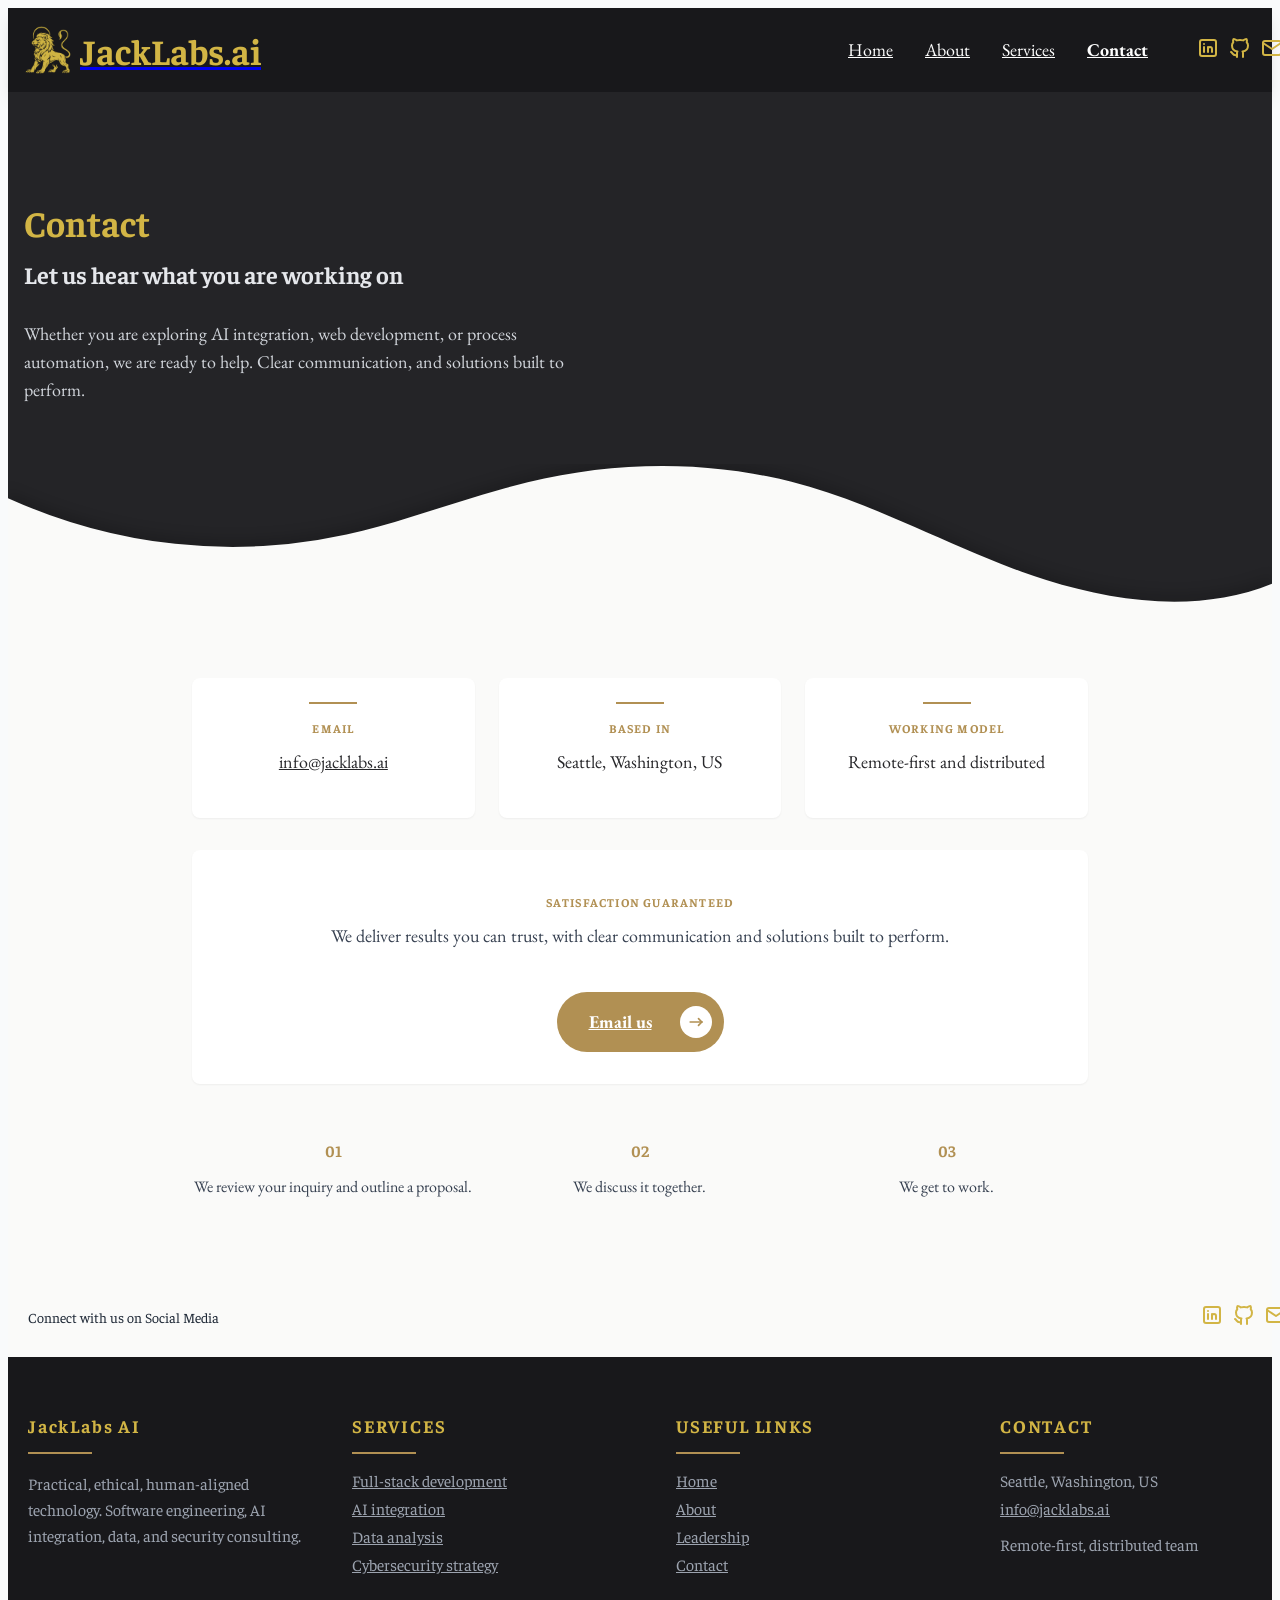
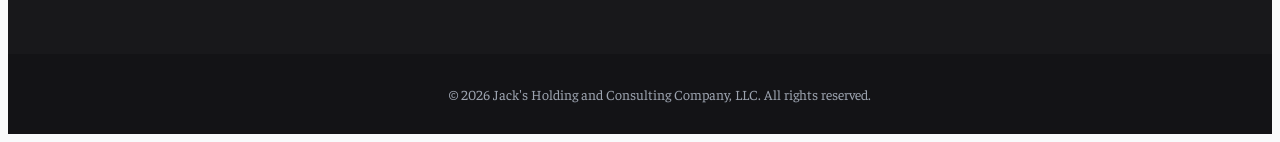
<file: contact.html>
<!DOCTYPE html>
<html lang="en">
<head>
<meta charset="UTF-8">
<meta name="viewport" content="width=device-width, initial-scale=1.0">
<title>Contact | JackLabs.ai</title>
<meta name="description" content="JackLabs.ai is an ethical, AI-enabled consultancy and development studio: full-stack engineering, AI integration, data analysis, and cybersecurity strategy.">
<link rel="preconnect" href="https://fonts.googleapis.com">
<link rel="preconnect" href="https://fonts.gstatic.com" crossorigin>
<link href="https://fonts.googleapis.com/css2?family=Faustina:ital,wght@0,400;0,500;0,600;0,700;1,400&family=EB+Garamond:wght@400;500;700&display=swap" rel="stylesheet">
<link rel="icon" type="image/png" href="assets/logo.png">
<link rel="stylesheet" href="assets/tw.css">
<link rel="stylesheet" href="assets/site.css">
</head>
<body class="bg-gray-50">
<div id="root">
<div class="flex flex-col min-h-screen bg-stone-50 font-garamond">

<nav class="bg-zinc-900 shadow-lg">
  <div class="container mx-auto px-4">
    <div class="flex justify-between items-center py-3">
      <div class="flex items-center">
        <a class="flex items-center space-x-2" href="index.html">
          <img alt="JackLabs AI logo" class="w-12 h-12 object-contain" src="assets/logo.png">
          <span class="font-bold font-faustina text-4xl text-gold-secondary hover:text-gold-light transition-colors duration-300">JackLabs.ai</span>
        </a>
      </div>
      <div class="hidden lg:flex items-center space-x-4">
        <ul class="flex items-center space-x-2 list-none"><li><a class="px-3 py-2 text-white rounded-md text-lg hover:text-gold-secondary transition-colors duration-300 " href="index.html">Home</a></li><li><a class="px-3 py-2 text-white rounded-md text-lg hover:text-gold-secondary transition-colors duration-300 " href="about.html">About</a></li><li><a class="px-3 py-2 text-white rounded-md text-lg hover:text-gold-secondary transition-colors duration-300 " href="services.html">Services</a></li><li><a aria-current="page" class="px-3 py-2 text-white rounded-md text-lg hover:text-gold-secondary transition-colors duration-300 text-gold-secondary font-bold" href="contact.html">Contact</a></li></ul>
        <div class="pl-4"><div class="flex items-center">
<a href="https://www.linkedin.com/" aria-label="LinkedIn"><svg class="w-6 h-6 mx-1 text-gold-secondary hover:text-gold-light transition-colors duration-300" xmlns="http://www.w3.org/2000/svg" viewBox="0 0 24 24" stroke-width="2" stroke="currentColor" fill="none" stroke-linecap="round" stroke-linejoin="round"><rect x="4" y="4" width="16" height="16" rx="2"></rect><line x1="8" y1="11" x2="8" y2="16"></line><line x1="8" y1="8" x2="8" y2="8.01"></line><line x1="12" y1="16" x2="12" y2="11"></line><path d="M16 16v-3a2 2 0 0 0 -4 0"></path></svg></a>
<a href="https://github.com/NayilRArana" aria-label="Github"><svg class="w-6 h-6 mx-1 text-gold-secondary hover:text-gold-light transition-colors duration-300" xmlns="http://www.w3.org/2000/svg" viewBox="0 0 24 24" stroke-width="2" stroke="currentColor" fill="none" stroke-linecap="round" stroke-linejoin="round"><path d="M9 19c-4.3 1.4 -4.3 -2.5 -6 -3m12 5v-3.5c0 -1 .1 -1.4 -.5 -2c2.8 -.3 5.5 -1.4 5.5 -6a4.6 4.6 0 0 0 -1.3 -3.2a4.2 4.2 0 0 0 -.1 -3.2s-1.1 -.3 -3.5 1.3a12.3 12.3 0 0 0 -6.2 0c-2.4 -1.6 -3.5 -1.3 -3.5 -1.3a4.2 4.2 0 0 0 -.1 3.2a4.6 4.6 0 0 0 -1.3 3.2c0 4.6 2.7 5.7 5.5 6c-.6 .6 -.6 1.2 -.5 2v3.5"></path></svg></a>
<a href="mailto:info@jacklabs.ai" aria-label="Email"><svg class="w-6 h-6 mx-1 text-gold-secondary hover:text-gold-light transition-colors duration-300" xmlns="http://www.w3.org/2000/svg" viewBox="0 0 24 24" stroke-width="2" stroke="currentColor" fill="none" stroke-linecap="round" stroke-linejoin="round"><rect x="3" y="5" width="18" height="14" rx="2"></rect><path d="M3 7l9 6l9 -6"></path></svg></a>
</div></div>
      </div>
      <div class="lg:hidden">
        <button class="text-white focus:outline-none" aria-label="Menu">
          <svg class="w-8 h-8" fill="none" stroke="currentColor" viewBox="0 0 24 24" xmlns="http://www.w3.org/2000/svg"><path stroke-linecap="round" stroke-linejoin="round" stroke-width="2" d="M4 6h16M4 12h16m-7 6h7"></path></svg>
        </button>
      </div>
    </div>
  </div>
  <div class="lg:hidden border-t border-zinc-800">
    <ul class="px-2 pt-2 pb-3 space-y-1 sm:px-3 text-center"><li><a class="px-3 py-2 text-white rounded-md text-lg hover:text-gold-secondary transition-colors duration-300 block " href="index.html">Home</a></li><li><a class="px-3 py-2 text-white rounded-md text-lg hover:text-gold-secondary transition-colors duration-300 block " href="about.html">About</a></li><li><a class="px-3 py-2 text-white rounded-md text-lg hover:text-gold-secondary transition-colors duration-300 block " href="services.html">Services</a></li><li><a aria-current="page" class="px-3 py-2 text-white rounded-md text-lg hover:text-gold-secondary transition-colors duration-300 block text-gold-secondary font-bold" href="contact.html">Contact</a></li><li class="flex justify-center pt-4"><div class="flex items-center">
<a href="https://www.linkedin.com/" aria-label="LinkedIn"><svg class="w-6 h-6 mx-1 text-gold-secondary hover:text-gold-light transition-colors duration-300" xmlns="http://www.w3.org/2000/svg" viewBox="0 0 24 24" stroke-width="2" stroke="currentColor" fill="none" stroke-linecap="round" stroke-linejoin="round"><rect x="4" y="4" width="16" height="16" rx="2"></rect><line x1="8" y1="11" x2="8" y2="16"></line><line x1="8" y1="8" x2="8" y2="8.01"></line><line x1="12" y1="16" x2="12" y2="11"></line><path d="M16 16v-3a2 2 0 0 0 -4 0"></path></svg></a>
<a href="https://github.com/NayilRArana" aria-label="Github"><svg class="w-6 h-6 mx-1 text-gold-secondary hover:text-gold-light transition-colors duration-300" xmlns="http://www.w3.org/2000/svg" viewBox="0 0 24 24" stroke-width="2" stroke="currentColor" fill="none" stroke-linecap="round" stroke-linejoin="round"><path d="M9 19c-4.3 1.4 -4.3 -2.5 -6 -3m12 5v-3.5c0 -1 .1 -1.4 -.5 -2c2.8 -.3 5.5 -1.4 5.5 -6a4.6 4.6 0 0 0 -1.3 -3.2a4.2 4.2 0 0 0 -.1 -3.2s-1.1 -.3 -3.5 1.3a12.3 12.3 0 0 0 -6.2 0c-2.4 -1.6 -3.5 -1.3 -3.5 -1.3a4.2 4.2 0 0 0 -.1 3.2a4.6 4.6 0 0 0 -1.3 3.2c0 4.6 2.7 5.7 5.5 6c-.6 .6 -.6 1.2 -.5 2v3.5"></path></svg></a>
<a href="mailto:info@jacklabs.ai" aria-label="Email"><svg class="w-6 h-6 mx-1 text-gold-secondary hover:text-gold-light transition-colors duration-300" xmlns="http://www.w3.org/2000/svg" viewBox="0 0 24 24" stroke-width="2" stroke="currentColor" fill="none" stroke-linecap="round" stroke-linejoin="round"><rect x="3" y="5" width="18" height="14" rx="2"></rect><path d="M3 7l9 6l9 -6"></path></svg></a>
</div></li></ul>
  </div>
</nav>
<main class="flex-grow">

<section class="bg-zinc-900 text-white relative">
  <div class="absolute inset-0 bg-white opacity-5"></div>
  <div class="container mx-auto pt-20 pb-48 px-4 relative z-10">
    <div class="grid grid-cols-1 gap-8 items-center">
      <div class="text-center md:text-left">
        <h1 class="font-faustina text-2xl md:text-4xl font-bold">
          <span class="block text-gold-secondary">Contact</span>
          <span class="block text-lg md:text-2xl text-gray-200 mt-4 leading-relaxed">Let us hear what you are working on</span>
        </h1>
        <p class="mt-6 text-lg text-gray-300 max-w-xl mx-auto md:mx-0">Whether you are exploring AI integration, web development, or process automation, we are ready to help. Clear communication, and solutions built to perform.</p>
      </div>
      
    </div>
  </div>
  <div class="absolute bottom-0 left-0 w-full overflow-hidden leading-[0]">
<svg data-name="Layer 1" xmlns="http://www.w3.org/2000/svg" viewBox="0 0 1200 120" preserveAspectRatio="none" class="relative block w-full h-[150px] [filter:drop-shadow(0_-8px_6px_rgba(0,0,0,0.15))]">
<path d="M321.39,56.44c58-10.79,114.16-30.13,172-41.86,82.39-16.72,168.19-17.73,250.45-.39C823.78,31,906.67,72,985.66,92.83c70.05,18.48,146.53,26.09,214.34,3V120H0V27.35A600.21,600.21,0,0,0,321.39,56.44Z" class="fill-current text-stone-50"></path>
</svg></div>
</section>
<section class="bg-stone-50 py-16">
  <div class="container mx-auto px-4 max-w-4xl">
    <div class="grid grid-cols-1 md:grid-cols-3 gap-6">
      <div class="bg-white rounded-lg border border-stone-200 shadow-sm p-6 text-center">
        <div class="h-0.5 w-12 bg-gold-primary mx-auto mb-4"></div>
        <p class="text-gold-primary font-faustina font-bold text-xs tracking-widest uppercase">Email</p>
        <a class="block mt-2 text-lg text-zinc-800 hover:text-gold-primary" href="mailto:info@jacklabs.ai">info@jacklabs.ai</a>
      </div>
      <div class="bg-white rounded-lg border border-stone-200 shadow-sm p-6 text-center">
        <div class="h-0.5 w-12 bg-gold-primary mx-auto mb-4"></div>
        <p class="text-gold-primary font-faustina font-bold text-xs tracking-widest uppercase">Based in</p>
        <p class="mt-2 text-lg text-zinc-800">Seattle, Washington, US</p>
      </div>
      <div class="bg-white rounded-lg border border-stone-200 shadow-sm p-6 text-center">
        <div class="h-0.5 w-12 bg-gold-primary mx-auto mb-4"></div>
        <p class="text-gold-primary font-faustina font-bold text-xs tracking-widest uppercase">Working model</p>
        <p class="mt-2 text-lg text-zinc-800">Remote-first and distributed</p>
      </div>
    </div>
    <div class="bg-white rounded-lg border border-stone-200 shadow-sm p-8 mt-8 text-center">
      <p class="text-gold-primary font-faustina font-bold text-xs tracking-widest uppercase">Satisfaction guaranteed</p>
      <p class="text-gray-700 mt-3 text-lg">We deliver results you can trust, with clear communication and solutions built to perform.</p>
      <a class="group relative inline-flex items-center justify-center px-8 py-4 mt-6 font-bold text-lg text-white bg-gold-primary rounded-full transition-all duration-300 ease-in-out overflow-hidden hover:bg-zinc-900" href="mailto:info@jacklabs.ai?subject=Project%20inquiry%20for%20jacklabs.ai">
        <span class="z-10 mr-10">Email us</span>
        <span class="absolute right-3 top-1/2 -translate-y-1/2 w-8 h-8 bg-white rounded-full flex items-center justify-center text-gold-primary">
          <svg class="w-5 h-5" xmlns="http://www.w3.org/2000/svg" viewBox="0 0 24 24" stroke-width="2" stroke="currentColor" fill="none" stroke-linecap="round" stroke-linejoin="round"><line x1="5" y1="12" x2="19" y2="12"></line><line x1="15" y1="16" x2="19" y2="12"></line><line x1="15" y1="8" x2="19" y2="12"></line></svg>
        </span>
      </a>
    </div>
    <div class="grid grid-cols-1 md:grid-cols-3 gap-6 mt-10 text-center">
      <div><p class="text-gold-primary font-faustina font-bold">01</p><p class="text-gray-700 mt-1">We review your inquiry and outline a proposal.</p></div>
      <div><p class="text-gold-primary font-faustina font-bold">02</p><p class="text-gray-700 mt-1">We discuss it together.</p></div>
      <div><p class="text-gold-primary font-faustina font-bold">03</p><p class="text-gray-700 mt-1">We get to work.</p></div>
    </div>
  </div>
</section>

</main>

<footer class="bg-zinc-900 text-white font-faustina">
  <div class="bg-stone-50">
    <div class="container mx-auto py-4 px-5 flex flex-wrap flex-col sm:flex-row">
      <p class="text-gray-800 text-sm text-center sm:text-left">Connect with us on Social Media</p>
      <span class="inline-flex sm:ml-auto sm:mt-0 mt-2 justify-center sm:justify-start"><div class="flex items-center">
<a href="https://www.linkedin.com/" aria-label="LinkedIn"><svg class="w-6 h-6 mx-1 text-gold-secondary hover:text-gold-light transition-colors duration-300" xmlns="http://www.w3.org/2000/svg" viewBox="0 0 24 24" stroke-width="2" stroke="currentColor" fill="none" stroke-linecap="round" stroke-linejoin="round"><rect x="4" y="4" width="16" height="16" rx="2"></rect><line x1="8" y1="11" x2="8" y2="16"></line><line x1="8" y1="8" x2="8" y2="8.01"></line><line x1="12" y1="16" x2="12" y2="11"></line><path d="M16 16v-3a2 2 0 0 0 -4 0"></path></svg></a>
<a href="https://github.com/NayilRArana" aria-label="Github"><svg class="w-6 h-6 mx-1 text-gold-secondary hover:text-gold-light transition-colors duration-300" xmlns="http://www.w3.org/2000/svg" viewBox="0 0 24 24" stroke-width="2" stroke="currentColor" fill="none" stroke-linecap="round" stroke-linejoin="round"><path d="M9 19c-4.3 1.4 -4.3 -2.5 -6 -3m12 5v-3.5c0 -1 .1 -1.4 -.5 -2c2.8 -.3 5.5 -1.4 5.5 -6a4.6 4.6 0 0 0 -1.3 -3.2a4.2 4.2 0 0 0 -.1 -3.2s-1.1 -.3 -3.5 1.3a12.3 12.3 0 0 0 -6.2 0c-2.4 -1.6 -3.5 -1.3 -3.5 -1.3a4.2 4.2 0 0 0 -.1 3.2a4.6 4.6 0 0 0 -1.3 3.2c0 4.6 2.7 5.7 5.5 6c-.6 .6 -.6 1.2 -.5 2v3.5"></path></svg></a>
<a href="mailto:info@jacklabs.ai" aria-label="Email"><svg class="w-6 h-6 mx-1 text-gold-secondary hover:text-gold-light transition-colors duration-300" xmlns="http://www.w3.org/2000/svg" viewBox="0 0 24 24" stroke-width="2" stroke="currentColor" fill="none" stroke-linecap="round" stroke-linejoin="round"><rect x="3" y="5" width="18" height="14" rx="2"></rect><path d="M3 7l9 6l9 -6"></path></svg></a>
</div></span>
    </div>
  </div>
  <div class="container mx-auto py-10 px-5">
    <div class="grid grid-cols-1 md:grid-cols-2 lg:grid-cols-4 gap-8">
      <div class="w-full">
        <h2 class="font-bold text-gold-secondary tracking-widest text-lg mb-3">JackLabs AI</h2>
        <div class="h-0.5 w-16 bg-gold-primary mb-4"></div>
        <p class="text-gray-400 text-base leading-relaxed">Practical, ethical, human-aligned technology. Software engineering, AI integration, data, and security consulting.</p>
      </div>
      <div class="w-full">
        <h2 class="font-bold text-gold-secondary tracking-widest text-lg mb-3">SERVICES</h2>
        <div class="h-0.5 w-16 bg-gold-primary mb-4"></div>
        <nav class="list-none mb-10 flex flex-col space-y-2">
          <li><a href="services.html" class="text-gray-400 hover:text-white">Full-stack development</a></li>
          <li><a href="services.html" class="text-gray-400 hover:text-white">AI integration</a></li>
          <li><a href="services.html" class="text-gray-400 hover:text-white">Data analysis</a></li>
          <li><a href="services.html" class="text-gray-400 hover:text-white">Cybersecurity strategy</a></li>
        </nav>
      </div>
      <div class="w-full">
        <h2 class="font-bold text-gold-secondary tracking-widest text-lg mb-3">USEFUL LINKS</h2>
        <div class="h-0.5 w-16 bg-gold-primary mb-4"></div>
        <nav class="list-none mb-10 flex flex-col space-y-2">
          <li><a href="index.html" class="text-gray-400 hover:text-white">Home</a></li>
          <li><a href="about.html" class="text-gray-400 hover:text-white">About</a></li>
          <li><a href="about.html#leadership" class="text-gray-400 hover:text-white">Leadership</a></li>
          <li><a href="contact.html" class="text-gray-400 hover:text-white">Contact</a></li>
        </nav>
      </div>
      <div class="w-full">
        <h2 class="font-bold text-gold-secondary tracking-widest text-lg mb-3">CONTACT</h2>
        <div class="h-0.5 w-16 bg-gold-primary mb-4"></div>
        <p class="text-gray-400 mb-2">Seattle, Washington, US</p>
        <a href="mailto:info@jacklabs.ai" class="text-gray-400 mb-2 hover:text-white block">info@jacklabs.ai</a>
        <p class="text-gray-400 mb-2">Remote-first, distributed team</p>
      </div>
    </div>
  </div>
  <div class="bg-black bg-opacity-20">
    <div class="container mx-auto py-4 px-5 text-center">
      <p class="text-gray-400 text-sm">&copy; 2026 Jack's Holding and Consulting Company, LLC. All rights reserved.</p>
    </div>
  </div>
</footer>
</div>
</div>
</body>
</html>
</file>
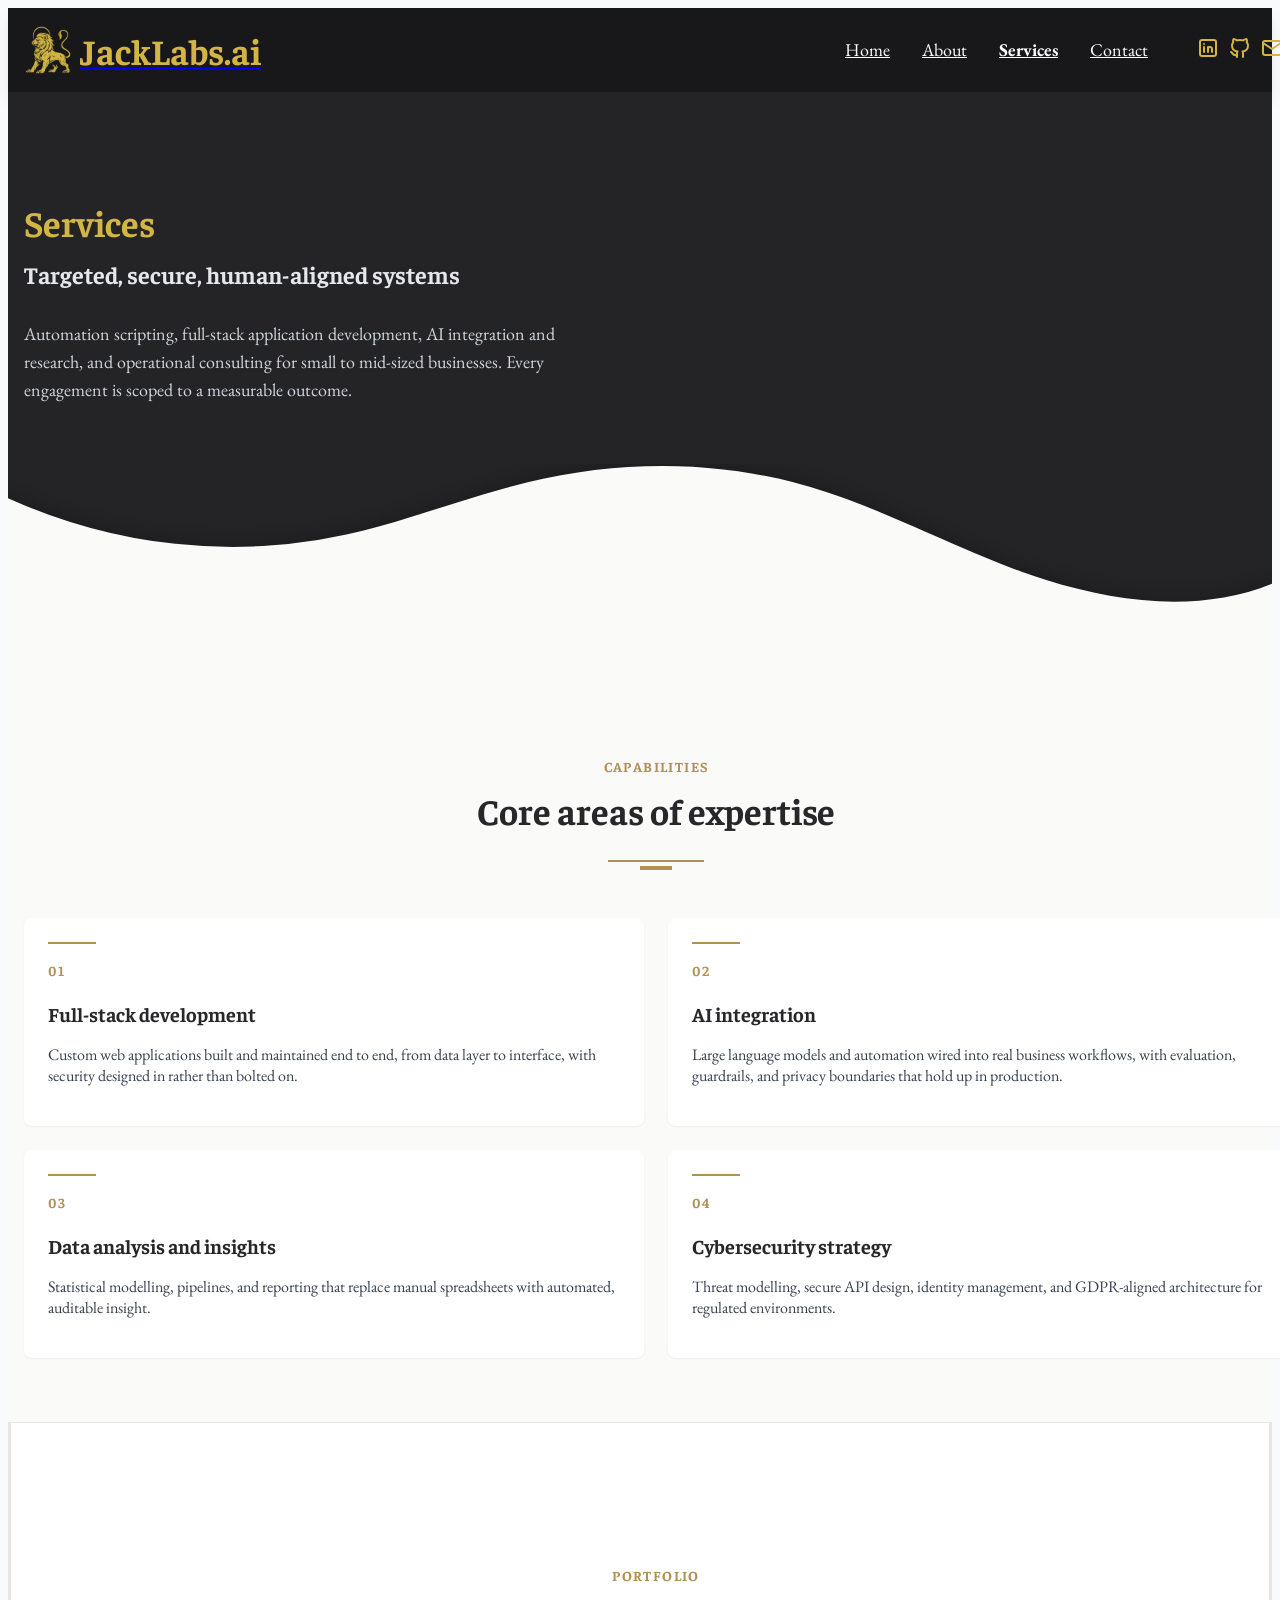
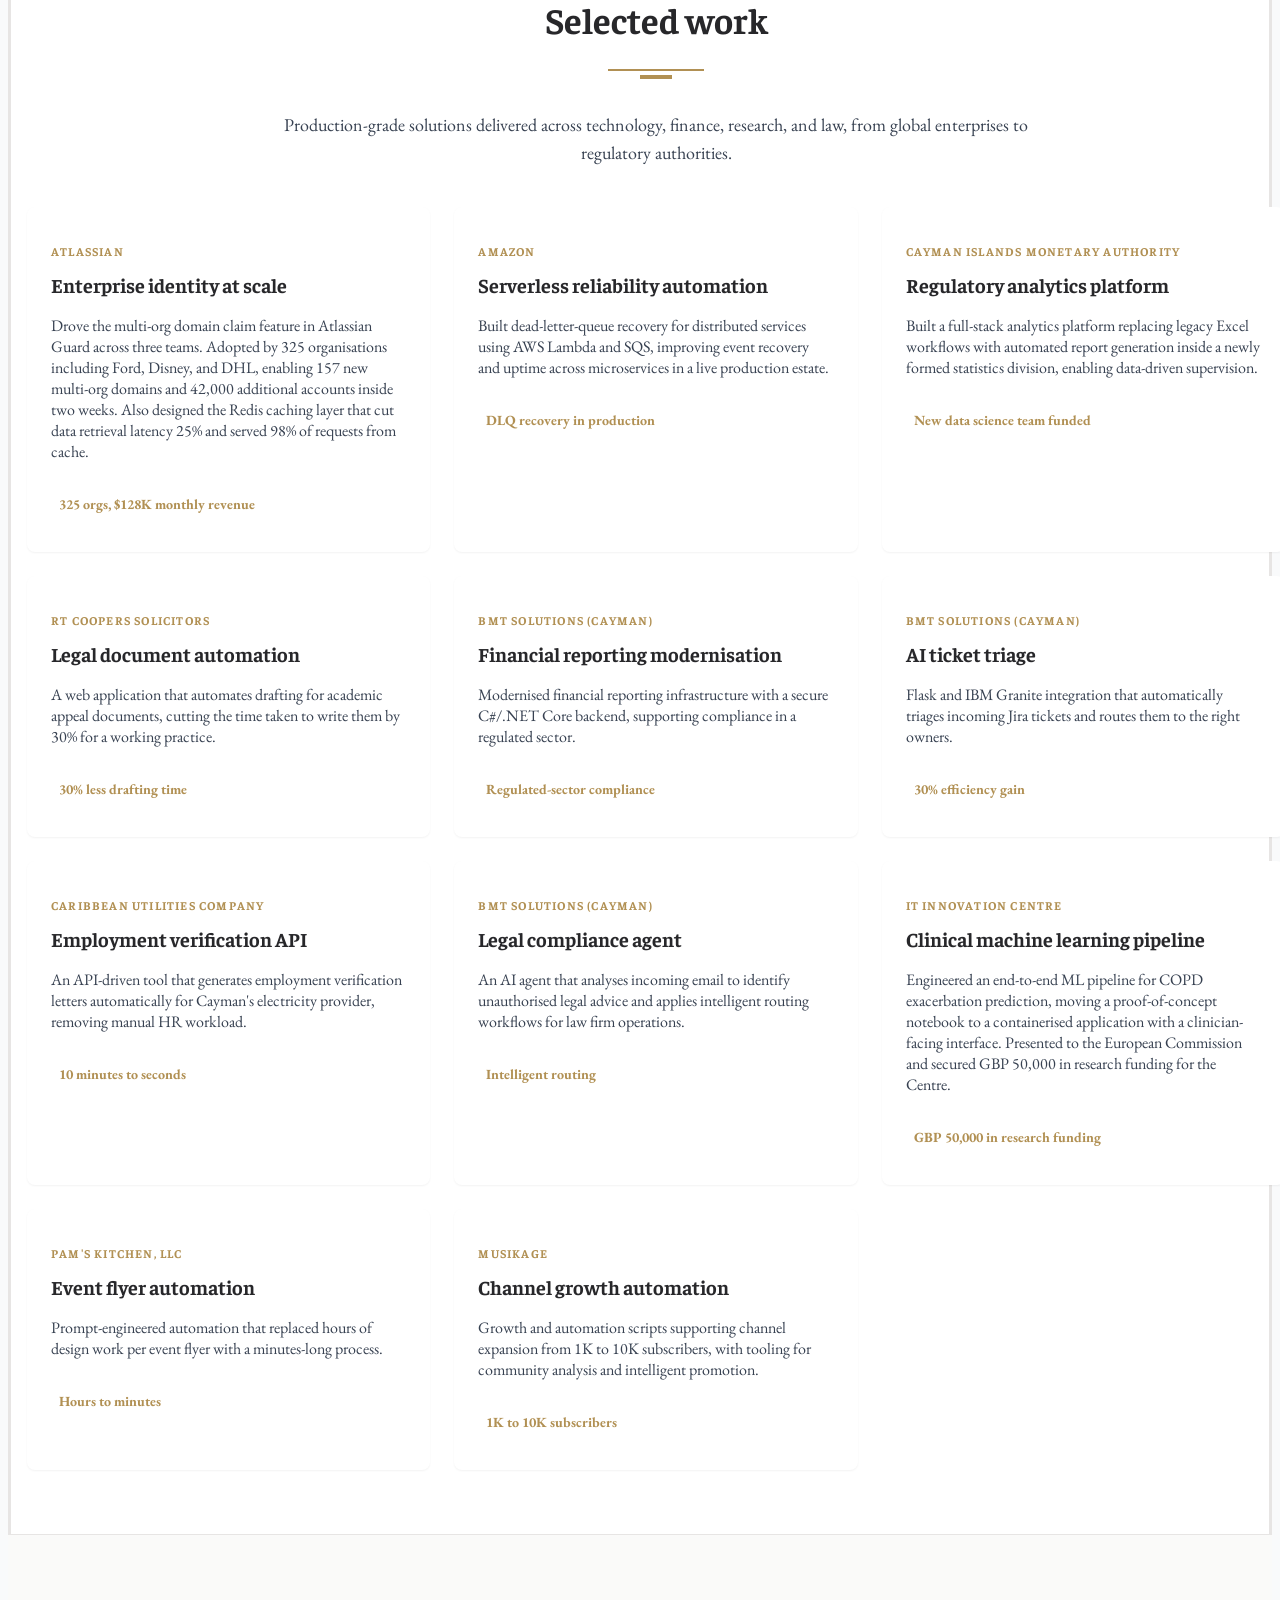
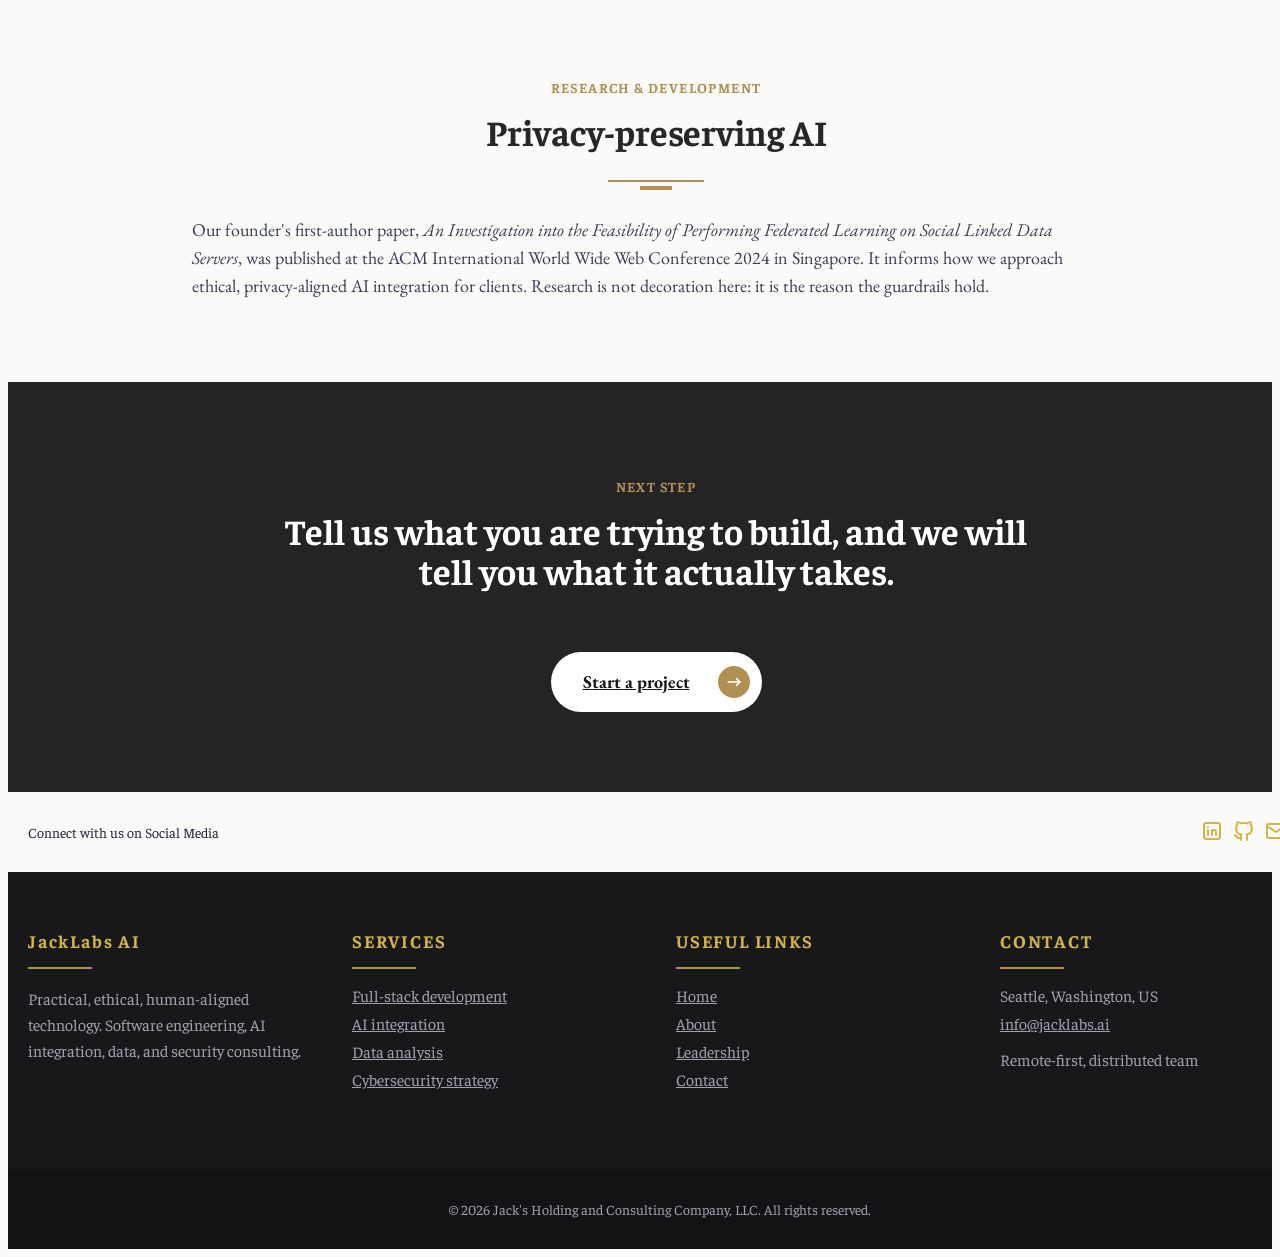
<file: services.html>
<!DOCTYPE html>
<html lang="en">
<head>
<meta charset="UTF-8">
<meta name="viewport" content="width=device-width, initial-scale=1.0">
<title>Services | JackLabs.ai</title>
<meta name="description" content="JackLabs.ai is an ethical, AI-enabled consultancy and development studio: full-stack engineering, AI integration, data analysis, and cybersecurity strategy.">
<link rel="preconnect" href="https://fonts.googleapis.com">
<link rel="preconnect" href="https://fonts.gstatic.com" crossorigin>
<link href="https://fonts.googleapis.com/css2?family=Faustina:ital,wght@0,400;0,500;0,600;0,700;1,400&family=EB+Garamond:wght@400;500;700&display=swap" rel="stylesheet">
<link rel="icon" type="image/png" href="assets/logo.png">
<link rel="stylesheet" href="assets/tw.css">
<link rel="stylesheet" href="assets/site.css">
</head>
<body class="bg-gray-50">
<div id="root">
<div class="flex flex-col min-h-screen bg-stone-50 font-garamond">

<nav class="bg-zinc-900 shadow-lg">
  <div class="container mx-auto px-4">
    <div class="flex justify-between items-center py-3">
      <div class="flex items-center">
        <a class="flex items-center space-x-2" href="index.html">
          <img alt="JackLabs AI logo" class="w-12 h-12 object-contain" src="assets/logo.png">
          <span class="font-bold font-faustina text-4xl text-gold-secondary hover:text-gold-light transition-colors duration-300">JackLabs.ai</span>
        </a>
      </div>
      <div class="hidden lg:flex items-center space-x-4">
        <ul class="flex items-center space-x-2 list-none"><li><a class="px-3 py-2 text-white rounded-md text-lg hover:text-gold-secondary transition-colors duration-300 " href="index.html">Home</a></li><li><a class="px-3 py-2 text-white rounded-md text-lg hover:text-gold-secondary transition-colors duration-300 " href="about.html">About</a></li><li><a aria-current="page" class="px-3 py-2 text-white rounded-md text-lg hover:text-gold-secondary transition-colors duration-300 text-gold-secondary font-bold" href="services.html">Services</a></li><li><a class="px-3 py-2 text-white rounded-md text-lg hover:text-gold-secondary transition-colors duration-300 " href="contact.html">Contact</a></li></ul>
        <div class="pl-4"><div class="flex items-center">
<a href="https://www.linkedin.com/" aria-label="LinkedIn"><svg class="w-6 h-6 mx-1 text-gold-secondary hover:text-gold-light transition-colors duration-300" xmlns="http://www.w3.org/2000/svg" viewBox="0 0 24 24" stroke-width="2" stroke="currentColor" fill="none" stroke-linecap="round" stroke-linejoin="round"><rect x="4" y="4" width="16" height="16" rx="2"></rect><line x1="8" y1="11" x2="8" y2="16"></line><line x1="8" y1="8" x2="8" y2="8.01"></line><line x1="12" y1="16" x2="12" y2="11"></line><path d="M16 16v-3a2 2 0 0 0 -4 0"></path></svg></a>
<a href="https://github.com/NayilRArana" aria-label="Github"><svg class="w-6 h-6 mx-1 text-gold-secondary hover:text-gold-light transition-colors duration-300" xmlns="http://www.w3.org/2000/svg" viewBox="0 0 24 24" stroke-width="2" stroke="currentColor" fill="none" stroke-linecap="round" stroke-linejoin="round"><path d="M9 19c-4.3 1.4 -4.3 -2.5 -6 -3m12 5v-3.5c0 -1 .1 -1.4 -.5 -2c2.8 -.3 5.5 -1.4 5.5 -6a4.6 4.6 0 0 0 -1.3 -3.2a4.2 4.2 0 0 0 -.1 -3.2s-1.1 -.3 -3.5 1.3a12.3 12.3 0 0 0 -6.2 0c-2.4 -1.6 -3.5 -1.3 -3.5 -1.3a4.2 4.2 0 0 0 -.1 3.2a4.6 4.6 0 0 0 -1.3 3.2c0 4.6 2.7 5.7 5.5 6c-.6 .6 -.6 1.2 -.5 2v3.5"></path></svg></a>
<a href="mailto:info@jacklabs.ai" aria-label="Email"><svg class="w-6 h-6 mx-1 text-gold-secondary hover:text-gold-light transition-colors duration-300" xmlns="http://www.w3.org/2000/svg" viewBox="0 0 24 24" stroke-width="2" stroke="currentColor" fill="none" stroke-linecap="round" stroke-linejoin="round"><rect x="3" y="5" width="18" height="14" rx="2"></rect><path d="M3 7l9 6l9 -6"></path></svg></a>
</div></div>
      </div>
      <div class="lg:hidden">
        <button class="text-white focus:outline-none" aria-label="Menu">
          <svg class="w-8 h-8" fill="none" stroke="currentColor" viewBox="0 0 24 24" xmlns="http://www.w3.org/2000/svg"><path stroke-linecap="round" stroke-linejoin="round" stroke-width="2" d="M4 6h16M4 12h16m-7 6h7"></path></svg>
        </button>
      </div>
    </div>
  </div>
  <div class="lg:hidden border-t border-zinc-800">
    <ul class="px-2 pt-2 pb-3 space-y-1 sm:px-3 text-center"><li><a class="px-3 py-2 text-white rounded-md text-lg hover:text-gold-secondary transition-colors duration-300 block " href="index.html">Home</a></li><li><a class="px-3 py-2 text-white rounded-md text-lg hover:text-gold-secondary transition-colors duration-300 block " href="about.html">About</a></li><li><a aria-current="page" class="px-3 py-2 text-white rounded-md text-lg hover:text-gold-secondary transition-colors duration-300 block text-gold-secondary font-bold" href="services.html">Services</a></li><li><a class="px-3 py-2 text-white rounded-md text-lg hover:text-gold-secondary transition-colors duration-300 block " href="contact.html">Contact</a></li><li class="flex justify-center pt-4"><div class="flex items-center">
<a href="https://www.linkedin.com/" aria-label="LinkedIn"><svg class="w-6 h-6 mx-1 text-gold-secondary hover:text-gold-light transition-colors duration-300" xmlns="http://www.w3.org/2000/svg" viewBox="0 0 24 24" stroke-width="2" stroke="currentColor" fill="none" stroke-linecap="round" stroke-linejoin="round"><rect x="4" y="4" width="16" height="16" rx="2"></rect><line x1="8" y1="11" x2="8" y2="16"></line><line x1="8" y1="8" x2="8" y2="8.01"></line><line x1="12" y1="16" x2="12" y2="11"></line><path d="M16 16v-3a2 2 0 0 0 -4 0"></path></svg></a>
<a href="https://github.com/NayilRArana" aria-label="Github"><svg class="w-6 h-6 mx-1 text-gold-secondary hover:text-gold-light transition-colors duration-300" xmlns="http://www.w3.org/2000/svg" viewBox="0 0 24 24" stroke-width="2" stroke="currentColor" fill="none" stroke-linecap="round" stroke-linejoin="round"><path d="M9 19c-4.3 1.4 -4.3 -2.5 -6 -3m12 5v-3.5c0 -1 .1 -1.4 -.5 -2c2.8 -.3 5.5 -1.4 5.5 -6a4.6 4.6 0 0 0 -1.3 -3.2a4.2 4.2 0 0 0 -.1 -3.2s-1.1 -.3 -3.5 1.3a12.3 12.3 0 0 0 -6.2 0c-2.4 -1.6 -3.5 -1.3 -3.5 -1.3a4.2 4.2 0 0 0 -.1 3.2a4.6 4.6 0 0 0 -1.3 3.2c0 4.6 2.7 5.7 5.5 6c-.6 .6 -.6 1.2 -.5 2v3.5"></path></svg></a>
<a href="mailto:info@jacklabs.ai" aria-label="Email"><svg class="w-6 h-6 mx-1 text-gold-secondary hover:text-gold-light transition-colors duration-300" xmlns="http://www.w3.org/2000/svg" viewBox="0 0 24 24" stroke-width="2" stroke="currentColor" fill="none" stroke-linecap="round" stroke-linejoin="round"><rect x="3" y="5" width="18" height="14" rx="2"></rect><path d="M3 7l9 6l9 -6"></path></svg></a>
</div></li></ul>
  </div>
</nav>
<main class="flex-grow">

<section class="bg-zinc-900 text-white relative">
  <div class="absolute inset-0 bg-white opacity-5"></div>
  <div class="container mx-auto pt-20 pb-48 px-4 relative z-10">
    <div class="grid grid-cols-1 gap-8 items-center">
      <div class="text-center md:text-left">
        <h1 class="font-faustina text-2xl md:text-4xl font-bold">
          <span class="block text-gold-secondary">Services</span>
          <span class="block text-lg md:text-2xl text-gray-200 mt-4 leading-relaxed">Targeted, secure, human-aligned systems</span>
        </h1>
        <p class="mt-6 text-lg text-gray-300 max-w-xl mx-auto md:mx-0">Automation scripting, full-stack application development, AI integration and research, and operational consulting for small to mid-sized businesses. Every engagement is scoped to a measurable outcome.</p>
      </div>
      
    </div>
  </div>
  <div class="absolute bottom-0 left-0 w-full overflow-hidden leading-[0]">
<svg data-name="Layer 1" xmlns="http://www.w3.org/2000/svg" viewBox="0 0 1200 120" preserveAspectRatio="none" class="relative block w-full h-[150px] [filter:drop-shadow(0_-8px_6px_rgba(0,0,0,0.15))]">
<path d="M321.39,56.44c58-10.79,114.16-30.13,172-41.86,82.39-16.72,168.19-17.73,250.45-.39C823.78,31,906.67,72,985.66,92.83c70.05,18.48,146.53,26.09,214.34,3V120H0V27.35A600.21,600.21,0,0,0,321.39,56.44Z" class="fill-current text-stone-50"></path>
</svg></div>
</section>
<section class="bg-stone-50 py-16">
  <div class="container mx-auto px-4 text-center pt-16">
  <p class="text-gold-primary tracking-widest text-sm font-bold font-faustina uppercase">Capabilities</p>
  <h2 class="text-4xl font-bold font-faustina text-zinc-800 mt-3">Core areas of expertise</h2>
  <div class="flex justify-center my-4"><div class="w-24 h-0.5 bg-gold-primary"></div></div>
  <div class="flex justify-center my-4"><div class="w-8 h-1 bg-gold-primary -mt-3"></div></div>
  
</div>
  <div class="container mx-auto px-4"><div class="grid grid-cols-1 md:grid-cols-2 gap-6 mt-10"><div class="bg-white rounded-lg shadow-sm border border-stone-200 p-6">
  <div class="h-0.5 w-12 bg-gold-primary mb-4"></div>
  <p class="text-gold-primary font-faustina font-bold text-sm tracking-widest">01</p>
  <h3 class="text-xl font-bold font-faustina text-zinc-800 mt-1 mb-2">Full-stack development</h3>
  <p class="text-gray-700">Custom web applications built and maintained end to end, from data layer to interface, with security designed in rather than bolted on.</p>
</div><div class="bg-white rounded-lg shadow-sm border border-stone-200 p-6">
  <div class="h-0.5 w-12 bg-gold-primary mb-4"></div>
  <p class="text-gold-primary font-faustina font-bold text-sm tracking-widest">02</p>
  <h3 class="text-xl font-bold font-faustina text-zinc-800 mt-1 mb-2">AI integration</h3>
  <p class="text-gray-700">Large language models and automation wired into real business workflows, with evaluation, guardrails, and privacy boundaries that hold up in production.</p>
</div><div class="bg-white rounded-lg shadow-sm border border-stone-200 p-6">
  <div class="h-0.5 w-12 bg-gold-primary mb-4"></div>
  <p class="text-gold-primary font-faustina font-bold text-sm tracking-widest">03</p>
  <h3 class="text-xl font-bold font-faustina text-zinc-800 mt-1 mb-2">Data analysis and insights</h3>
  <p class="text-gray-700">Statistical modelling, pipelines, and reporting that replace manual spreadsheets with automated, auditable insight.</p>
</div><div class="bg-white rounded-lg shadow-sm border border-stone-200 p-6">
  <div class="h-0.5 w-12 bg-gold-primary mb-4"></div>
  <p class="text-gold-primary font-faustina font-bold text-sm tracking-widest">04</p>
  <h3 class="text-xl font-bold font-faustina text-zinc-800 mt-1 mb-2">Cybersecurity strategy</h3>
  <p class="text-gray-700">Threat modelling, secure API design, identity management, and GDPR-aligned architecture for regulated environments.</p>
</div></div></div>
</section>
<section class="bg-white py-16 border-y border-stone-200">
  <div class="container mx-auto px-4 text-center pt-16">
  <p class="text-gold-primary tracking-widest text-sm font-bold font-faustina uppercase">Portfolio</p>
  <h2 class="text-4xl font-bold font-faustina text-zinc-800 mt-3">Selected work</h2>
  <div class="flex justify-center my-4"><div class="w-24 h-0.5 bg-gold-primary"></div></div>
  <div class="flex justify-center my-4"><div class="w-8 h-1 bg-gold-primary -mt-3"></div></div>
  
</div>
  <div class="container mx-auto px-4">
    <p class="text-lg text-gray-700 max-w-3xl mx-auto mt-6 text-center">Production-grade solutions delivered across technology, finance, research, and law, from global enterprises to regulatory authorities.</p>
    <div class="grid grid-cols-1 md:grid-cols-2 lg:grid-cols-3 gap-6 mt-10"><div class="bg-white rounded-lg border border-stone-200 shadow-sm p-6">
  <p class="text-gold-primary font-faustina font-bold text-xs tracking-widest uppercase">Atlassian</p>
  <h3 class="text-xl font-bold font-faustina text-zinc-800 mt-2 mb-2">Enterprise identity at scale</h3>
  <p class="text-gray-700">Drove the multi-org domain claim feature in Atlassian Guard across three teams. Adopted by 325 organisations including Ford, Disney, and DHL, enabling 157 new multi-org domains and 42,000 additional accounts inside two weeks. Also designed the Redis caching layer that cut data retrieval latency 25% and served 98% of requests from cache.</p>
  <p class="inline-block mt-4 text-sm font-bold text-gold-primary border border-gold-primary rounded px-2 py-1">325 orgs, $128K monthly revenue</p>
</div><div class="bg-white rounded-lg border border-stone-200 shadow-sm p-6">
  <p class="text-gold-primary font-faustina font-bold text-xs tracking-widest uppercase">Amazon</p>
  <h3 class="text-xl font-bold font-faustina text-zinc-800 mt-2 mb-2">Serverless reliability automation</h3>
  <p class="text-gray-700">Built dead-letter-queue recovery for distributed services using AWS Lambda and SQS, improving event recovery and uptime across microservices in a live production estate.</p>
  <p class="inline-block mt-4 text-sm font-bold text-gold-primary border border-gold-primary rounded px-2 py-1">DLQ recovery in production</p>
</div><div class="bg-white rounded-lg border border-stone-200 shadow-sm p-6">
  <p class="text-gold-primary font-faustina font-bold text-xs tracking-widest uppercase">Cayman Islands Monetary Authority</p>
  <h3 class="text-xl font-bold font-faustina text-zinc-800 mt-2 mb-2">Regulatory analytics platform</h3>
  <p class="text-gray-700">Built a full-stack analytics platform replacing legacy Excel workflows with automated report generation inside a newly formed statistics division, enabling data-driven supervision.</p>
  <p class="inline-block mt-4 text-sm font-bold text-gold-primary border border-gold-primary rounded px-2 py-1">New data science team funded</p>
</div><div class="bg-white rounded-lg border border-stone-200 shadow-sm p-6">
  <p class="text-gold-primary font-faustina font-bold text-xs tracking-widest uppercase">RT Coopers Solicitors</p>
  <h3 class="text-xl font-bold font-faustina text-zinc-800 mt-2 mb-2">Legal document automation</h3>
  <p class="text-gray-700">A web application that automates drafting for academic appeal documents, cutting the time taken to write them by 30% for a working practice.</p>
  <p class="inline-block mt-4 text-sm font-bold text-gold-primary border border-gold-primary rounded px-2 py-1">30% less drafting time</p>
</div><div class="bg-white rounded-lg border border-stone-200 shadow-sm p-6">
  <p class="text-gold-primary font-faustina font-bold text-xs tracking-widest uppercase">BMT Solutions (Cayman)</p>
  <h3 class="text-xl font-bold font-faustina text-zinc-800 mt-2 mb-2">Financial reporting modernisation</h3>
  <p class="text-gray-700">Modernised financial reporting infrastructure with a secure C#/.NET Core backend, supporting compliance in a regulated sector.</p>
  <p class="inline-block mt-4 text-sm font-bold text-gold-primary border border-gold-primary rounded px-2 py-1">Regulated-sector compliance</p>
</div><div class="bg-white rounded-lg border border-stone-200 shadow-sm p-6">
  <p class="text-gold-primary font-faustina font-bold text-xs tracking-widest uppercase">BMT Solutions (Cayman)</p>
  <h3 class="text-xl font-bold font-faustina text-zinc-800 mt-2 mb-2">AI ticket triage</h3>
  <p class="text-gray-700">Flask and IBM Granite integration that automatically triages incoming Jira tickets and routes them to the right owners.</p>
  <p class="inline-block mt-4 text-sm font-bold text-gold-primary border border-gold-primary rounded px-2 py-1">30% efficiency gain</p>
</div><div class="bg-white rounded-lg border border-stone-200 shadow-sm p-6">
  <p class="text-gold-primary font-faustina font-bold text-xs tracking-widest uppercase">Caribbean Utilities Company</p>
  <h3 class="text-xl font-bold font-faustina text-zinc-800 mt-2 mb-2">Employment verification API</h3>
  <p class="text-gray-700">An API-driven tool that generates employment verification letters automatically for Cayman's electricity provider, removing manual HR workload.</p>
  <p class="inline-block mt-4 text-sm font-bold text-gold-primary border border-gold-primary rounded px-2 py-1">10 minutes to seconds</p>
</div><div class="bg-white rounded-lg border border-stone-200 shadow-sm p-6">
  <p class="text-gold-primary font-faustina font-bold text-xs tracking-widest uppercase">BMT Solutions (Cayman)</p>
  <h3 class="text-xl font-bold font-faustina text-zinc-800 mt-2 mb-2">Legal compliance agent</h3>
  <p class="text-gray-700">An AI agent that analyses incoming email to identify unauthorised legal advice and applies intelligent routing workflows for law firm operations.</p>
  <p class="inline-block mt-4 text-sm font-bold text-gold-primary border border-gold-primary rounded px-2 py-1">Intelligent routing</p>
</div><div class="bg-white rounded-lg border border-stone-200 shadow-sm p-6">
  <p class="text-gold-primary font-faustina font-bold text-xs tracking-widest uppercase">IT Innovation Centre</p>
  <h3 class="text-xl font-bold font-faustina text-zinc-800 mt-2 mb-2">Clinical machine learning pipeline</h3>
  <p class="text-gray-700">Engineered an end-to-end ML pipeline for COPD exacerbation prediction, moving a proof-of-concept notebook to a containerised application with a clinician-facing interface. Presented to the European Commission and secured GBP 50,000 in research funding for the Centre.</p>
  <p class="inline-block mt-4 text-sm font-bold text-gold-primary border border-gold-primary rounded px-2 py-1">GBP 50,000 in research funding</p>
</div><div class="bg-white rounded-lg border border-stone-200 shadow-sm p-6">
  <p class="text-gold-primary font-faustina font-bold text-xs tracking-widest uppercase">Pam's Kitchen, LLC</p>
  <h3 class="text-xl font-bold font-faustina text-zinc-800 mt-2 mb-2">Event flyer automation</h3>
  <p class="text-gray-700">Prompt-engineered automation that replaced hours of design work per event flyer with a minutes-long process.</p>
  <p class="inline-block mt-4 text-sm font-bold text-gold-primary border border-gold-primary rounded px-2 py-1">Hours to minutes</p>
</div><div class="bg-white rounded-lg border border-stone-200 shadow-sm p-6">
  <p class="text-gold-primary font-faustina font-bold text-xs tracking-widest uppercase">Musikage</p>
  <h3 class="text-xl font-bold font-faustina text-zinc-800 mt-2 mb-2">Channel growth automation</h3>
  <p class="text-gray-700">Growth and automation scripts supporting channel expansion from 1K to 10K subscribers, with tooling for community analysis and intelligent promotion.</p>
  <p class="inline-block mt-4 text-sm font-bold text-gold-primary border border-gold-primary rounded px-2 py-1">1K to 10K subscribers</p>
</div></div>
  </div>
</section>
<section class="bg-stone-50 py-16">
  <div class="container mx-auto px-4 text-center pt-16">
  <p class="text-gold-primary tracking-widest text-sm font-bold font-faustina uppercase">Research &amp; development</p>
  <h2 class="text-4xl font-bold font-faustina text-zinc-800 mt-3">Privacy-preserving AI</h2>
  <div class="flex justify-center my-4"><div class="w-24 h-0.5 bg-gold-primary"></div></div>
  <div class="flex justify-center my-4"><div class="w-8 h-1 bg-gold-primary -mt-3"></div></div>
  
</div>
  <div class="container mx-auto px-4 max-w-4xl text-lg text-gray-700">
    <p>Our founder's first-author paper, <em>An Investigation into the Feasibility of Performing Federated Learning on Social Linked Data Servers</em>, was published at the ACM International World Wide Web Conference 2024 in Singapore. It informs how we approach ethical, privacy-aligned AI integration for clients. Research is not decoration here: it is the reason the guardrails hold.</p>
  </div>
</section>

<section class="bg-zinc-900 text-white relative">
  <div class="absolute inset-0 bg-white opacity-5"></div>
  <div class="container mx-auto py-20 px-4 relative z-10 text-center">
    <p class="text-gold-primary tracking-widest text-sm font-bold font-faustina uppercase">Next step</p>
    <h2 class="font-faustina text-3xl md:text-4xl font-bold mt-3 max-w-3xl mx-auto">Tell us what you are trying to build, and we will tell you what it actually takes.</h2>
    <a class="group relative inline-flex items-center justify-center px-8 py-4 mt-8 font-bold text-lg text-zinc-900 bg-white rounded-full transition-all duration-300 ease-in-out overflow-hidden hover:bg-gold-primary hover:text-white" href="contact.html">
      <span class="z-10 mr-10">Start a project</span>
      <span class="absolute right-3 top-1/2 -translate-y-1/2 w-8 h-8 bg-gold-primary rounded-full flex items-center justify-center text-white transform transition-transform duration-300 group-hover:bg-white group-hover:text-gold-primary">
        <svg class="w-5 h-5" xmlns="http://www.w3.org/2000/svg" viewBox="0 0 24 24" stroke-width="2" stroke="currentColor" fill="none" stroke-linecap="round" stroke-linejoin="round"><line x1="5" y1="12" x2="19" y2="12"></line><line x1="15" y1="16" x2="19" y2="12"></line><line x1="15" y1="8" x2="19" y2="12"></line></svg>
      </span>
    </a>
  </div>
</section>
</main>

<footer class="bg-zinc-900 text-white font-faustina">
  <div class="bg-stone-50">
    <div class="container mx-auto py-4 px-5 flex flex-wrap flex-col sm:flex-row">
      <p class="text-gray-800 text-sm text-center sm:text-left">Connect with us on Social Media</p>
      <span class="inline-flex sm:ml-auto sm:mt-0 mt-2 justify-center sm:justify-start"><div class="flex items-center">
<a href="https://www.linkedin.com/" aria-label="LinkedIn"><svg class="w-6 h-6 mx-1 text-gold-secondary hover:text-gold-light transition-colors duration-300" xmlns="http://www.w3.org/2000/svg" viewBox="0 0 24 24" stroke-width="2" stroke="currentColor" fill="none" stroke-linecap="round" stroke-linejoin="round"><rect x="4" y="4" width="16" height="16" rx="2"></rect><line x1="8" y1="11" x2="8" y2="16"></line><line x1="8" y1="8" x2="8" y2="8.01"></line><line x1="12" y1="16" x2="12" y2="11"></line><path d="M16 16v-3a2 2 0 0 0 -4 0"></path></svg></a>
<a href="https://github.com/NayilRArana" aria-label="Github"><svg class="w-6 h-6 mx-1 text-gold-secondary hover:text-gold-light transition-colors duration-300" xmlns="http://www.w3.org/2000/svg" viewBox="0 0 24 24" stroke-width="2" stroke="currentColor" fill="none" stroke-linecap="round" stroke-linejoin="round"><path d="M9 19c-4.3 1.4 -4.3 -2.5 -6 -3m12 5v-3.5c0 -1 .1 -1.4 -.5 -2c2.8 -.3 5.5 -1.4 5.5 -6a4.6 4.6 0 0 0 -1.3 -3.2a4.2 4.2 0 0 0 -.1 -3.2s-1.1 -.3 -3.5 1.3a12.3 12.3 0 0 0 -6.2 0c-2.4 -1.6 -3.5 -1.3 -3.5 -1.3a4.2 4.2 0 0 0 -.1 3.2a4.6 4.6 0 0 0 -1.3 3.2c0 4.6 2.7 5.7 5.5 6c-.6 .6 -.6 1.2 -.5 2v3.5"></path></svg></a>
<a href="mailto:info@jacklabs.ai" aria-label="Email"><svg class="w-6 h-6 mx-1 text-gold-secondary hover:text-gold-light transition-colors duration-300" xmlns="http://www.w3.org/2000/svg" viewBox="0 0 24 24" stroke-width="2" stroke="currentColor" fill="none" stroke-linecap="round" stroke-linejoin="round"><rect x="3" y="5" width="18" height="14" rx="2"></rect><path d="M3 7l9 6l9 -6"></path></svg></a>
</div></span>
    </div>
  </div>
  <div class="container mx-auto py-10 px-5">
    <div class="grid grid-cols-1 md:grid-cols-2 lg:grid-cols-4 gap-8">
      <div class="w-full">
        <h2 class="font-bold text-gold-secondary tracking-widest text-lg mb-3">JackLabs AI</h2>
        <div class="h-0.5 w-16 bg-gold-primary mb-4"></div>
        <p class="text-gray-400 text-base leading-relaxed">Practical, ethical, human-aligned technology. Software engineering, AI integration, data, and security consulting.</p>
      </div>
      <div class="w-full">
        <h2 class="font-bold text-gold-secondary tracking-widest text-lg mb-3">SERVICES</h2>
        <div class="h-0.5 w-16 bg-gold-primary mb-4"></div>
        <nav class="list-none mb-10 flex flex-col space-y-2">
          <li><a href="services.html" class="text-gray-400 hover:text-white">Full-stack development</a></li>
          <li><a href="services.html" class="text-gray-400 hover:text-white">AI integration</a></li>
          <li><a href="services.html" class="text-gray-400 hover:text-white">Data analysis</a></li>
          <li><a href="services.html" class="text-gray-400 hover:text-white">Cybersecurity strategy</a></li>
        </nav>
      </div>
      <div class="w-full">
        <h2 class="font-bold text-gold-secondary tracking-widest text-lg mb-3">USEFUL LINKS</h2>
        <div class="h-0.5 w-16 bg-gold-primary mb-4"></div>
        <nav class="list-none mb-10 flex flex-col space-y-2">
          <li><a href="index.html" class="text-gray-400 hover:text-white">Home</a></li>
          <li><a href="about.html" class="text-gray-400 hover:text-white">About</a></li>
          <li><a href="about.html#leadership" class="text-gray-400 hover:text-white">Leadership</a></li>
          <li><a href="contact.html" class="text-gray-400 hover:text-white">Contact</a></li>
        </nav>
      </div>
      <div class="w-full">
        <h2 class="font-bold text-gold-secondary tracking-widest text-lg mb-3">CONTACT</h2>
        <div class="h-0.5 w-16 bg-gold-primary mb-4"></div>
        <p class="text-gray-400 mb-2">Seattle, Washington, US</p>
        <a href="mailto:info@jacklabs.ai" class="text-gray-400 mb-2 hover:text-white block">info@jacklabs.ai</a>
        <p class="text-gray-400 mb-2">Remote-first, distributed team</p>
      </div>
    </div>
  </div>
  <div class="bg-black bg-opacity-20">
    <div class="container mx-auto py-4 px-5 text-center">
      <p class="text-gray-400 text-sm">&copy; 2026 Jack's Holding and Consulting Company, LLC. All rights reserved.</p>
    </div>
  </div>
</footer>
</div>
</div>
</body>
</html>
</file>
<file: assets/tw.css>
*,:before,:after{--tw-border-spacing-x: 0;--tw-border-spacing-y: 0;--tw-translate-x: 0;--tw-translate-y: 0;--tw-rotate: 0;--tw-skew-x: 0;--tw-skew-y: 0;--tw-scale-x: 1;--tw-scale-y: 1;--tw-pan-x: ;--tw-pan-y: ;--tw-pinch-zoom: ;--tw-scroll-snap-strictness: proximity;--tw-gradient-from-position: ;--tw-gradient-via-position: ;--tw-gradient-to-position: ;--tw-ordinal: ;--tw-slashed-zero: ;--tw-numeric-figure: ;--tw-numeric-spacing: ;--tw-numeric-fraction: ;--tw-ring-inset: ;--tw-ring-offset-width: 0px;--tw-ring-offset-color: #fff;--tw-ring-color: rgb(59 130 246 / .5);--tw-ring-offset-shadow: 0 0 #0000;--tw-ring-shadow: 0 0 #0000;--tw-shadow: 0 0 #0000;--tw-shadow-colored: 0 0 #0000;--tw-blur: ;--tw-brightness: ;--tw-contrast: ;--tw-grayscale: ;--tw-hue-rotate: ;--tw-invert: ;--tw-saturate: ;--tw-sepia: ;--tw-drop-shadow: ;--tw-backdrop-blur: ;--tw-backdrop-brightness: ;--tw-backdrop-contrast: ;--tw-backdrop-grayscale: ;--tw-backdrop-hue-rotate: ;--tw-backdrop-invert: ;--tw-backdrop-opacity: ;--tw-backdrop-saturate: ;--tw-backdrop-sepia: ;--tw-contain-size: ;--tw-contain-layout: ;--tw-contain-paint: ;--tw-contain-style: }::backdrop{--tw-border-spacing-x: 0;--tw-border-spacing-y: 0;--tw-translate-x: 0;--tw-translate-y: 0;--tw-rotate: 0;--tw-skew-x: 0;--tw-skew-y: 0;--tw-scale-x: 1;--tw-scale-y: 1;--tw-pan-x: ;--tw-pan-y: ;--tw-pinch-zoom: ;--tw-scroll-snap-strictness: proximity;--tw-gradient-from-position: ;--tw-gradient-via-position: ;--tw-gradient-to-position: ;--tw-ordinal: ;--tw-slashed-zero: ;--tw-numeric-figure: ;--tw-numeric-spacing: ;--tw-numeric-fraction: ;--tw-ring-inset: ;--tw-ring-offset-width: 0px;--tw-ring-offset-color: #fff;--tw-ring-color: rgb(59 130 246 / .5);--tw-ring-offset-shadow: 0 0 #0000;--tw-ring-shadow: 0 0 #0000;--tw-shadow: 0 0 #0000;--tw-shadow-colored: 0 0 #0000;--tw-blur: ;--tw-brightness: ;--tw-contrast: ;--tw-grayscale: ;--tw-hue-rotate: ;--tw-invert: ;--tw-saturate: ;--tw-sepia: ;--tw-drop-shadow: ;--tw-backdrop-blur: ;--tw-backdrop-brightness: ;--tw-backdrop-contrast: ;--tw-backdrop-grayscale: ;--tw-backdrop-hue-rotate: ;--tw-backdrop-invert: ;--tw-backdrop-opacity: ;--tw-backdrop-saturate: ;--tw-backdrop-sepia: ;--tw-contain-size: ;--tw-contain-layout: ;--tw-contain-paint: ;--tw-contain-style: }.container{width:100%}@media(min-width:640px){.container{max-width:640px}}@media(min-width:768px){.container{max-width:768px}}@media(min-width:1024px){.container{max-width:1024px}}@media(min-width:1280px){.container{max-width:1280px}}@media(min-width:1536px){.container{max-width:1536px}}.visible{visibility:visible}.static{position:static}.absolute{position:absolute}.relative{position:relative}.inset-0{top:0;right:0;bottom:0;left:0}.-left-12{left:-3rem}.-right-12{right:-3rem}.bottom-0{bottom:0}.left-0{left:0}.right-3{right:.75rem}.top-0{top:0}.top-1\/2{top:50%}.z-10{z-index:10}.mx-1{margin-left:.25rem;margin-right:.25rem}.mx-auto{margin-left:auto;margin-right:auto}.my-4{margin-top:1rem;margin-bottom:1rem}.mx-0{margin-left:0;margin-right:0}.-mt-12{margin-top:-3rem}.-mt-3{margin-top:-.75rem}.mb-10{margin-bottom:2.5rem}.mb-12{margin-bottom:3rem}.mb-2{margin-bottom:.5rem}.mb-3{margin-bottom:.75rem}.mb-4{margin-bottom:1rem}.mb-6{margin-bottom:1.5rem}.mb-8{margin-bottom:2rem}.ml-2{margin-left:.5rem}.mr-10{margin-right:2.5rem}.mr-2{margin-right:.5rem}.mt-10{margin-top:2.5rem}.mt-12{margin-top:3rem}.mt-2{margin-top:.5rem}.mt-20{margin-top:5rem}.mt-24{margin-top:6rem}.mt-3{margin-top:.75rem}.mt-4{margin-top:1rem}.mt-6{margin-top:1.5rem}.mt-8{margin-top:2rem}.block{display:block}.inline-block{display:inline-block}.flex{display:flex}.inline-flex{display:inline-flex}.grid{display:grid}.hidden{display:none}.h-0\.5{height:.125rem}.h-1{height:.25rem}.h-12{height:3rem}.h-16{height:4rem}.h-24{height:6rem}.h-40{height:10rem}.h-5{height:1.25rem}.h-6{height:1.5rem}.h-8{height:2rem}.h-\[150px\]{height:150px}.h-\[80px\]{height:80px}.h-full{height:100%}.max-h-0{max-height:0px}.max-h-96{max-height:24rem}.min-h-screen{min-height:100vh}.w-12{width:3rem}.w-16{width:4rem}.w-20{width:5rem}.w-24{width:6rem}.w-32{width:8rem}.w-40{width:10rem}.w-5{width:1.25rem}.w-6{width:1.5rem}.w-8{width:2rem}.w-full{width:100%}.max-w-2xl{max-width:42rem}.max-w-3xl{max-width:48rem}.max-w-4xl{max-width:56rem}.max-w-6xl{max-width:72rem}.max-w-xl{max-width:36rem}.flex-grow,.grow{flex-grow:1}.-translate-y-1\/2{--tw-translate-y: -50%;transform:translate(var(--tw-translate-x),var(--tw-translate-y)) rotate(var(--tw-rotate)) skew(var(--tw-skew-x)) skewY(var(--tw-skew-y)) scaleX(var(--tw-scale-x)) scaleY(var(--tw-scale-y))}.translate-y-4{--tw-translate-y: 1rem;transform:translate(var(--tw-translate-x),var(--tw-translate-y)) rotate(var(--tw-rotate)) skew(var(--tw-skew-x)) skewY(var(--tw-skew-y)) scaleX(var(--tw-scale-x)) scaleY(var(--tw-scale-y))}.rotate-180{--tw-rotate: 180deg;transform:translate(var(--tw-translate-x),var(--tw-translate-y)) rotate(var(--tw-rotate)) skew(var(--tw-skew-x)) skewY(var(--tw-skew-y)) scaleX(var(--tw-scale-x)) scaleY(var(--tw-scale-y))}.transform{transform:translate(var(--tw-translate-x),var(--tw-translate-y)) rotate(var(--tw-rotate)) skew(var(--tw-skew-x)) skewY(var(--tw-skew-y)) scaleX(var(--tw-scale-x)) scaleY(var(--tw-scale-y))}.cursor-pointer{cursor:pointer}.resize{resize:both}.list-inside{list-style-position:inside}.list-disc{list-style-type:disc}.list-none{list-style-type:none}.grid-cols-1{grid-template-columns:repeat(1,minmax(0,1fr))}.grid-cols-2{grid-template-columns:repeat(2,minmax(0,1fr))}.flex-row{flex-direction:row}.flex-col{flex-direction:column}.flex-wrap{flex-wrap:wrap}.items-center{align-items:center}.justify-start{justify-content:flex-start}.justify-center{justify-content:center}.justify-between{justify-content:space-between}.gap-0{gap:0px}.gap-10{gap:2.5rem}.gap-12{gap:3rem}.gap-5{gap:1.25rem}.gap-8{gap:2rem}.space-x-2>:not([hidden])~:not([hidden]){--tw-space-x-reverse: 0;margin-right:calc(.5rem * var(--tw-space-x-reverse));margin-left:calc(.5rem * calc(1 - var(--tw-space-x-reverse)))}.space-x-4>:not([hidden])~:not([hidden]){--tw-space-x-reverse: 0;margin-right:calc(1rem * var(--tw-space-x-reverse));margin-left:calc(1rem * calc(1 - var(--tw-space-x-reverse)))}.space-y-1>:not([hidden])~:not([hidden]){--tw-space-y-reverse: 0;margin-top:calc(.25rem * calc(1 - var(--tw-space-y-reverse)));margin-bottom:calc(.25rem * var(--tw-space-y-reverse))}.space-y-2>:not([hidden])~:not([hidden]){--tw-space-y-reverse: 0;margin-top:calc(.5rem * calc(1 - var(--tw-space-y-reverse)));margin-bottom:calc(.5rem * var(--tw-space-y-reverse))}.space-y-20>:not([hidden])~:not([hidden]){--tw-space-y-reverse: 0;margin-top:calc(5rem * calc(1 - var(--tw-space-y-reverse)));margin-bottom:calc(5rem * var(--tw-space-y-reverse))}.space-y-5>:not([hidden])~:not([hidden]){--tw-space-y-reverse: 0;margin-top:calc(1.25rem * calc(1 - var(--tw-space-y-reverse)));margin-bottom:calc(1.25rem * var(--tw-space-y-reverse))}.overflow-hidden{overflow:hidden}.rounded-full{border-radius:9999px}.rounded-lg{border-radius:.5rem}.rounded-md{border-radius:.375rem}.rounded-xl{border-radius:.75rem}.border{border-width:1px}.border-2{border-width:2px}.border-4{border-width:4px}.border-gold-primary{--tw-border-opacity: 1;border-color:rgb(177 144 83 / var(--tw-border-opacity, 1))}.border-gray-300{--tw-border-opacity: 1;border-color:rgb(209 213 219 / var(--tw-border-opacity, 1))}.border-white{--tw-border-opacity: 1;border-color:rgb(255 255 255 / var(--tw-border-opacity, 1))}.bg-black{--tw-bg-opacity: 1;background-color:rgb(0 0 0 / var(--tw-bg-opacity, 1))}.bg-gold-primary{--tw-bg-opacity: 1;background-color:rgb(177 144 83 / var(--tw-bg-opacity, 1))}.bg-gray-50{--tw-bg-opacity: 1;background-color:rgb(249 250 251 / var(--tw-bg-opacity, 1))}.bg-stone-100{--tw-bg-opacity: 1;background-color:rgb(245 245 244 / var(--tw-bg-opacity, 1))}.bg-stone-50{--tw-bg-opacity: 1;background-color:rgb(250 250 249 / var(--tw-bg-opacity, 1))}.bg-white{--tw-bg-opacity: 1;background-color:rgb(255 255 255 / var(--tw-bg-opacity, 1))}.bg-zinc-800{--tw-bg-opacity: 1;background-color:rgb(39 39 42 / var(--tw-bg-opacity, 1))}.bg-zinc-900{--tw-bg-opacity: 1;background-color:rgb(24 24 27 / var(--tw-bg-opacity, 1))}.bg-opacity-0{--tw-bg-opacity: 0 }.bg-opacity-20{--tw-bg-opacity: .2 }.bg-gradient-to-r{background-image:linear-gradient(to right,var(--tw-gradient-stops))}.from-gold-primary{--tw-gradient-from: #b19053 var(--tw-gradient-from-position);--tw-gradient-to: rgb(177 144 83 / 0) var(--tw-gradient-to-position);--tw-gradient-stops: var(--tw-gradient-from), var(--tw-gradient-to) }.to-gold-secondary{--tw-gradient-to: #d2b545 var(--tw-gradient-to-position) }.fill-current{fill:currentColor}.object-contain{-o-object-fit:contain;object-fit:contain}.object-cover{-o-object-fit:cover;object-fit:cover}.p-2{padding:.5rem}.p-3{padding:.75rem}.p-4{padding:1rem}.p-5{padding:1.25rem}.p-6{padding:1.5rem}.p-8{padding:2rem}.px-2{padding-left:.5rem;padding-right:.5rem}.px-3{padding-left:.75rem;padding-right:.75rem}.px-4{padding-left:1rem;padding-right:1rem}.px-5{padding-left:1.25rem;padding-right:1.25rem}.px-6{padding-left:1.5rem;padding-right:1.5rem}.px-8{padding-left:2rem;padding-right:2rem}.py-10{padding-top:2.5rem;padding-bottom:2.5rem}.py-16{padding-top:4rem;padding-bottom:4rem}.py-2{padding-top:.5rem;padding-bottom:.5rem}.py-20{padding-top:5rem;padding-bottom:5rem}.py-3{padding-top:.75rem;padding-bottom:.75rem}.py-4{padding-top:1rem;padding-bottom:1rem}.pb-20{padding-bottom:5rem}.pb-3{padding-bottom:.75rem}.pb-32{padding-bottom:8rem}.pl-4{padding-left:1rem}.pt-12{padding-top:3rem}.pt-2{padding-top:.5rem}.pt-32{padding-top:8rem}.pt-4{padding-top:1rem}.text-left{text-align:left}.text-center{text-align:center}.font-faustina{font-family:Faustina,serif}.font-garamond{font-family:EB Garamond,serif}.text-2xl{font-size:1.5rem;line-height:2rem}.text-3xl{font-size:1.875rem;line-height:2.25rem}.text-4xl{font-size:2.25rem;line-height:2.5rem}.text-5xl{font-size:3rem;line-height:1}.text-base{font-size:1rem;line-height:1.5rem}.text-lg{font-size:1.125rem;line-height:1.75rem}.text-sm{font-size:.875rem;line-height:1.25rem}.text-xl{font-size:1.25rem;line-height:1.75rem}.font-bold{font-weight:700}.font-light{font-weight:300}.font-semibold{font-weight:600}.uppercase{text-transform:uppercase}.italic{font-style:italic}.leading-\[0\]{line-height:0}.leading-relaxed{line-height:1.625}.tracking-wider{letter-spacing:.05em}.tracking-widest{letter-spacing:.1em}.text-gold-primary{--tw-text-opacity: 1;color:rgb(177 144 83 / var(--tw-text-opacity, 1))}.text-gold-secondary{--tw-text-opacity: 1;color:rgb(210 181 69 / var(--tw-text-opacity, 1))}.text-gray-200{--tw-text-opacity: 1;color:rgb(229 231 235 / var(--tw-text-opacity, 1))}.text-gray-300{--tw-text-opacity: 1;color:rgb(209 213 219 / var(--tw-text-opacity, 1))}.text-gray-400{--tw-text-opacity: 1;color:rgb(156 163 175 / var(--tw-text-opacity, 1))}.text-gray-500{--tw-text-opacity: 1;color:rgb(107 114 128 / var(--tw-text-opacity, 1))}.text-gray-600{--tw-text-opacity: 1;color:rgb(75 85 99 / var(--tw-text-opacity, 1))}.text-gray-700{--tw-text-opacity: 1;color:rgb(55 65 81 / var(--tw-text-opacity, 1))}.text-gray-800{--tw-text-opacity: 1;color:rgb(31 41 55 / var(--tw-text-opacity, 1))}.text-stone-50{--tw-text-opacity: 1;color:rgb(250 250 249 / var(--tw-text-opacity, 1))}.text-white{--tw-text-opacity: 1;color:rgb(255 255 255 / var(--tw-text-opacity, 1))}.text-yellow-300{--tw-text-opacity: 1;color:rgb(253 224 71 / var(--tw-text-opacity, 1))}.text-zinc-700{--tw-text-opacity: 1;color:rgb(63 63 70 / var(--tw-text-opacity, 1))}.text-zinc-800{--tw-text-opacity: 1;color:rgb(39 39 42 / var(--tw-text-opacity, 1))}.text-zinc-900{--tw-text-opacity: 1;color:rgb(24 24 27 / var(--tw-text-opacity, 1))}.opacity-0{opacity:0}.opacity-100{opacity:1}.opacity-5{opacity:.05}.shadow-2xl{--tw-shadow: 0 25px 50px -12px rgb(0 0 0 / .25);--tw-shadow-colored: 0 25px 50px -12px var(--tw-shadow-color);box-shadow:var(--tw-ring-offset-shadow, 0 0 #0000),var(--tw-ring-shadow, 0 0 #0000),var(--tw-shadow)}.shadow-lg{--tw-shadow: 0 10px 15px -3px rgb(0 0 0 / .1), 0 4px 6px -4px rgb(0 0 0 / .1);--tw-shadow-colored: 0 10px 15px -3px var(--tw-shadow-color), 0 4px 6px -4px var(--tw-shadow-color);box-shadow:var(--tw-ring-offset-shadow, 0 0 #0000),var(--tw-ring-shadow, 0 0 #0000),var(--tw-shadow)}.shadow-md{--tw-shadow: 0 4px 6px -1px rgb(0 0 0 / .1), 0 2px 4px -2px rgb(0 0 0 / .1);--tw-shadow-colored: 0 4px 6px -1px var(--tw-shadow-color), 0 2px 4px -2px var(--tw-shadow-color);box-shadow:var(--tw-ring-offset-shadow, 0 0 #0000),var(--tw-ring-shadow, 0 0 #0000),var(--tw-shadow)}.shadow-sm{--tw-shadow: 0 1px 2px 0 rgb(0 0 0 / .05);--tw-shadow-colored: 0 1px 2px 0 var(--tw-shadow-color);box-shadow:var(--tw-ring-offset-shadow, 0 0 #0000),var(--tw-ring-shadow, 0 0 #0000),var(--tw-shadow)}.shadow-xl{--tw-shadow: 0 20px 25px -5px rgb(0 0 0 / .1), 0 8px 10px -6px rgb(0 0 0 / .1);--tw-shadow-colored: 0 20px 25px -5px var(--tw-shadow-color), 0 8px 10px -6px var(--tw-shadow-color);box-shadow:var(--tw-ring-offset-shadow, 0 0 #0000),var(--tw-ring-shadow, 0 0 #0000),var(--tw-shadow)}.outline-none{outline:2px solid transparent;outline-offset:2px}.blur{--tw-blur: blur(8px);filter:var(--tw-blur) var(--tw-brightness) var(--tw-contrast) var(--tw-grayscale) var(--tw-hue-rotate) var(--tw-invert) var(--tw-saturate) var(--tw-sepia) var(--tw-drop-shadow)}.filter{filter:var(--tw-blur) var(--tw-brightness) var(--tw-contrast) var(--tw-grayscale) var(--tw-hue-rotate) var(--tw-invert) var(--tw-saturate) var(--tw-sepia) var(--tw-drop-shadow)}.transition{transition-property:color,background-color,border-color,text-decoration-color,fill,stroke,opacity,box-shadow,transform,filter,backdrop-filter;transition-timing-function:cubic-bezier(.4,0,.2,1);transition-duration:.15s}.transition-all{transition-property:all;transition-timing-function:cubic-bezier(.4,0,.2,1);transition-duration:.15s}.transition-colors{transition-property:color,background-color,border-color,text-decoration-color,fill,stroke;transition-timing-function:cubic-bezier(.4,0,.2,1);transition-duration:.15s}.transition-opacity{transition-property:opacity;transition-timing-function:cubic-bezier(.4,0,.2,1);transition-duration:.15s}.transition-transform{transition-property:transform;transition-timing-function:cubic-bezier(.4,0,.2,1);transition-duration:.15s}.duration-300{transition-duration:.3s}.duration-500{transition-duration:.5s}.ease-in-out{transition-timing-function:cubic-bezier(.4,0,.2,1)}.\[filter\:drop-shadow\(0_-8px_6px_rgba\(0\,0\,0\,0\.15\)\)\]{filter:drop-shadow(0 -8px 6px rgba(0,0,0,.15))}.\[filter\:drop-shadow\(0_10px_8px_rgba\(255\,255\,255\,0\.05\)\)\]{filter:drop-shadow(0 10px 8px rgba(255,255,255,.05))}.placeholder\:text-gray-400::-moz-placeholder{--tw-text-opacity: 1;color:rgb(156 163 175 / var(--tw-text-opacity, 1))}.placeholder\:text-gray-400::placeholder{--tw-text-opacity: 1;color:rgb(156 163 175 / var(--tw-text-opacity, 1))}.hover\:-translate-y-2:hover{--tw-translate-y: -.5rem;transform:translate(var(--tw-translate-x),var(--tw-translate-y)) rotate(var(--tw-rotate)) skew(var(--tw-skew-x)) skewY(var(--tw-skew-y)) scaleX(var(--tw-scale-x)) scaleY(var(--tw-scale-y))}.hover\:bg-gold-primary:hover{--tw-bg-opacity: 1;background-color:rgb(177 144 83 / var(--tw-bg-opacity, 1))}.hover\:bg-gold-secondary:hover{--tw-bg-opacity: 1;background-color:rgb(210 181 69 / var(--tw-bg-opacity, 1))}.hover\:bg-gray-200:hover{--tw-bg-opacity: 1;background-color:rgb(229 231 235 / var(--tw-bg-opacity, 1))}.hover\:bg-white:hover{--tw-bg-opacity: 1;background-color:rgb(255 255 255 / var(--tw-bg-opacity, 1))}.hover\:text-gold-light:hover{--tw-text-opacity: 1;color:rgb(229 219 177 / var(--tw-text-opacity, 1))}.hover\:text-gold-primary:hover{--tw-text-opacity: 1;color:rgb(177 144 83 / var(--tw-text-opacity, 1))}.hover\:text-gold-secondary:hover{--tw-text-opacity: 1;color:rgb(210 181 69 / var(--tw-text-opacity, 1))}.hover\:text-white:hover{--tw-text-opacity: 1;color:rgb(255 255 255 / var(--tw-text-opacity, 1))}.hover\:underline:hover{text-decoration-line:underline}.focus\:border-gold-primary:focus{--tw-border-opacity: 1;border-color:rgb(177 144 83 / var(--tw-border-opacity, 1))}.focus\:outline-none:focus{outline:2px solid transparent;outline-offset:2px}.focus\:ring-gold-primary:focus{--tw-ring-opacity: 1;--tw-ring-color: rgb(177 144 83 / var(--tw-ring-opacity, 1)) }.group:hover .group-hover\:translate-y-0{--tw-translate-y: 0px;transform:translate(var(--tw-translate-x),var(--tw-translate-y)) rotate(var(--tw-rotate)) skew(var(--tw-skew-x)) skewY(var(--tw-skew-y)) scaleX(var(--tw-scale-x)) scaleY(var(--tw-scale-y))}.group:hover .group-hover\:scale-110{--tw-scale-x: 1.1;--tw-scale-y: 1.1;transform:translate(var(--tw-translate-x),var(--tw-translate-y)) rotate(var(--tw-rotate)) skew(var(--tw-skew-x)) skewY(var(--tw-skew-y)) scaleX(var(--tw-scale-x)) scaleY(var(--tw-scale-y))}.group:hover .group-hover\:bg-white{--tw-bg-opacity: 1;background-color:rgb(255 255 255 / var(--tw-bg-opacity, 1))}.group:hover .group-hover\:bg-opacity-70{--tw-bg-opacity: .7 }.group:hover .group-hover\:text-gold-primary{--tw-text-opacity: 1;color:rgb(177 144 83 / var(--tw-text-opacity, 1))}.group:hover .group-hover\:opacity-100{opacity:1}@media(min-width:640px){.sm\:ml-auto{margin-left:auto}.sm\:mt-0{margin-top:0}.sm\:grid-cols-2{grid-template-columns:repeat(2,minmax(0,1fr))}.sm\:flex-row{flex-direction:row}.sm\:justify-start{justify-content:flex-start}.sm\:px-3{padding-left:.75rem;padding-right:.75rem}.sm\:text-left{text-align:left}}@media(min-width:768px){.md\:mx-0{margin-left:0;margin-right:0}.md\:block{display:block}.md\:grid-cols-2{grid-template-columns:repeat(2,minmax(0,1fr))}.md\:grid-cols-3{grid-template-columns:repeat(3,minmax(0,1fr))}.md\:grid-cols-4{grid-template-columns:repeat(4,minmax(0,1fr))}.md\:p-12{padding:3rem}.md\:text-left{text-align:left}.md\:text-2xl{font-size:1.5rem;line-height:2rem}.md\:text-4xl{font-size:2.25rem;line-height:2.5rem}}@media(min-width:1024px){.lg\:order-1{order:1}.lg\:order-2{order:2}.lg\:flex{display:flex}.lg\:hidden{display:none}.lg\:grid-cols-2{grid-template-columns:repeat(2,minmax(0,1fr))}.lg\:grid-cols-3{grid-template-columns:repeat(3,minmax(0,1fr))}.lg\:grid-cols-4{grid-template-columns:repeat(4,minmax(0,1fr))}.lg\:grid-cols-6{grid-template-columns:repeat(6,minmax(0,1fr))}}
</file>
<file: assets/site.css>
/* Supplement for utility classes absent from the compiled template stylesheet.
   Shipped after tw.css so the original design tokens are unchanged. */

.border-t { border-top-width: 1px; border-style: solid; }
.border-b { border-bottom-width: 1px; border-style: solid; }
.border-y { border-top-width: 1px; border-bottom-width: 1px; border-style: solid; }
.border-stone-200 { border-color: #e7e5e4; }
.border-stone-300 { border-color: #d6d3d1; }
.border-zinc-800 { border-color: #27272a; }

.gap-6 { gap: 1.5rem; }
.gap-x-2 { column-gap: 0.5rem; }
.gap-y-2 { row-gap: 0.5rem; }

.h-7 { height: 1.75rem; }
.h-80 { height: 20rem; }
.h-auto { height: auto; }
.w-10 { width: 2.5rem; }
.w-auto { width: auto; }

.max-w-5xl { max-width: 64rem; }
.max-w-full { max-width: 100%; }

.mb-7 { margin-bottom: 1.75rem; }
.pb-4 { padding-bottom: 1rem; }
.pb-8 { padding-bottom: 2rem; }
.pb-48 { padding-bottom: 12rem; }
.pt-16 { padding-top: 4rem; }
.pt-20 { padding-top: 5rem; }
.py-1\.5 { padding-top: 0.375rem; padding-bottom: 0.375rem; }

.object-top { object-position: top; }

.text-xs { font-size: 0.75rem; line-height: 1rem; }

.space-y-4 > :not([hidden]) ~ :not([hidden]) { margin-top: 1rem; }

.hover\:bg-zinc-900:hover { background-color: #18181b; }
</file>
